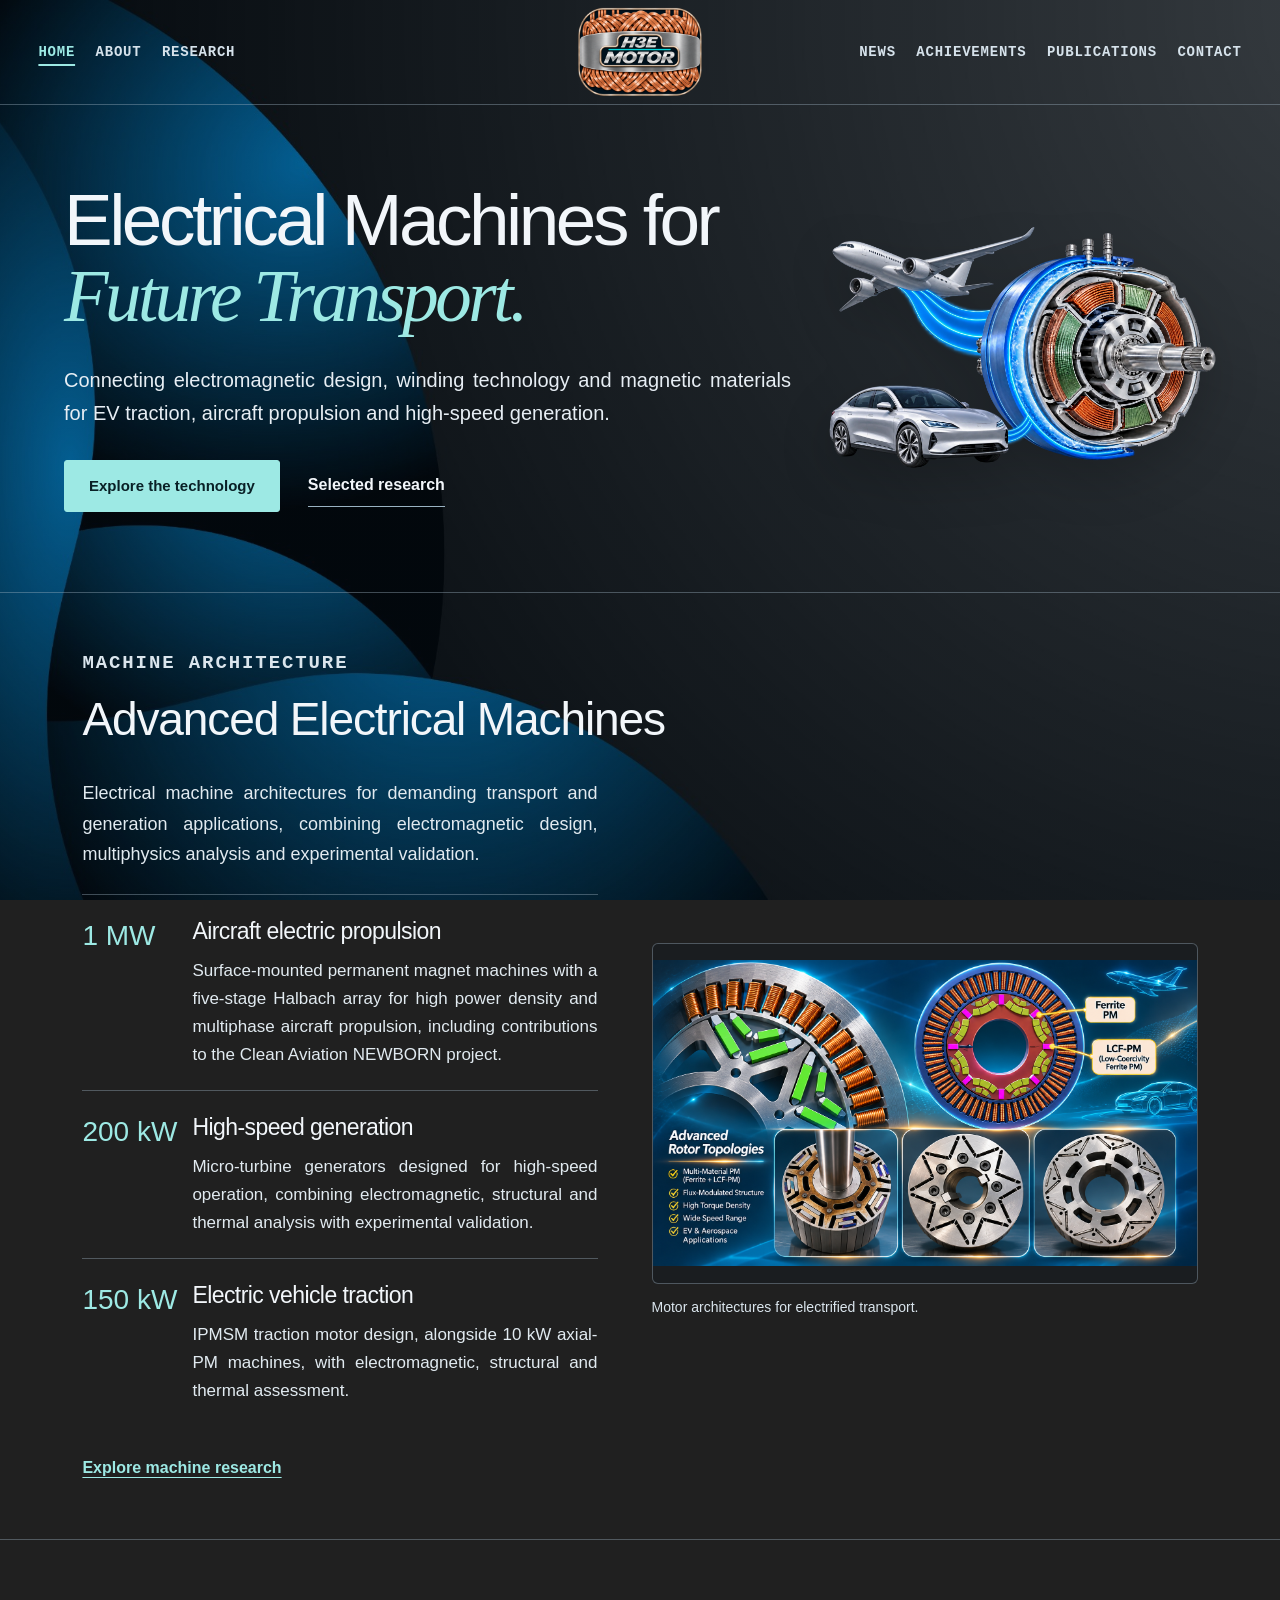
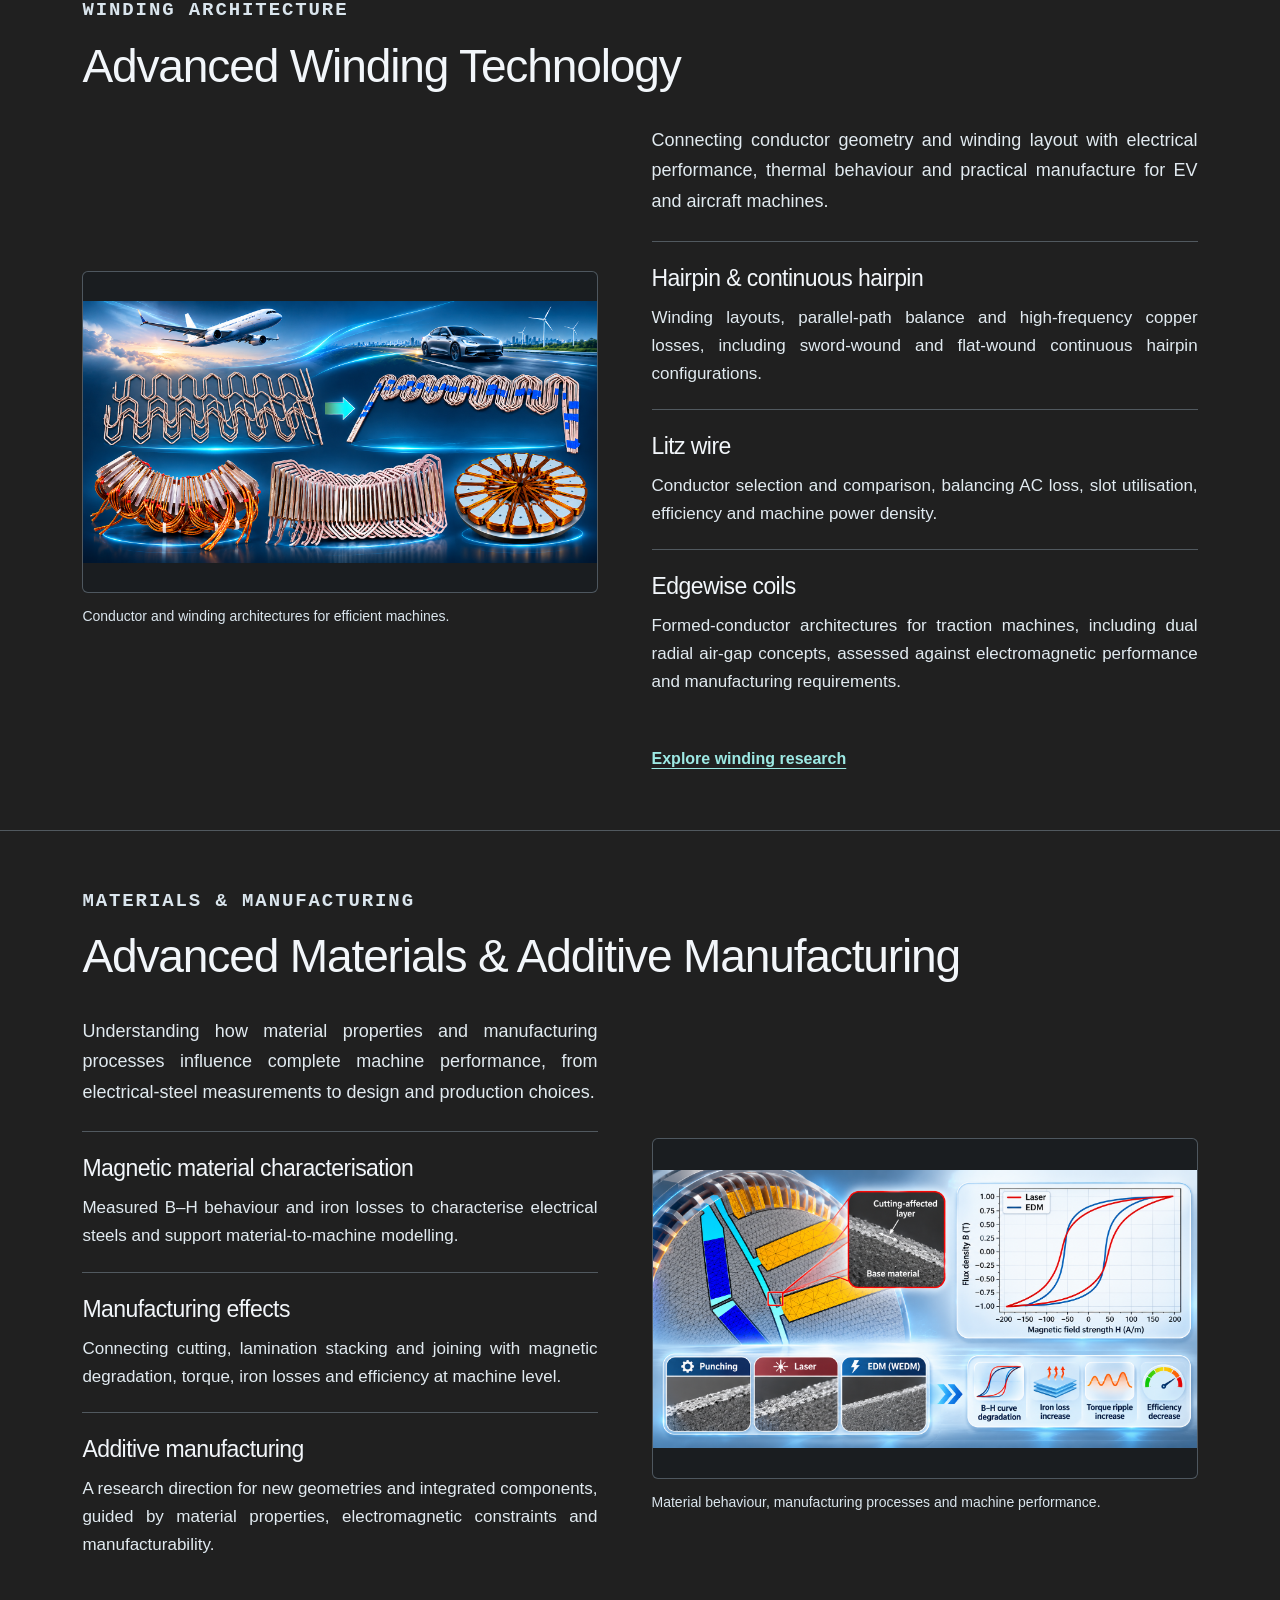
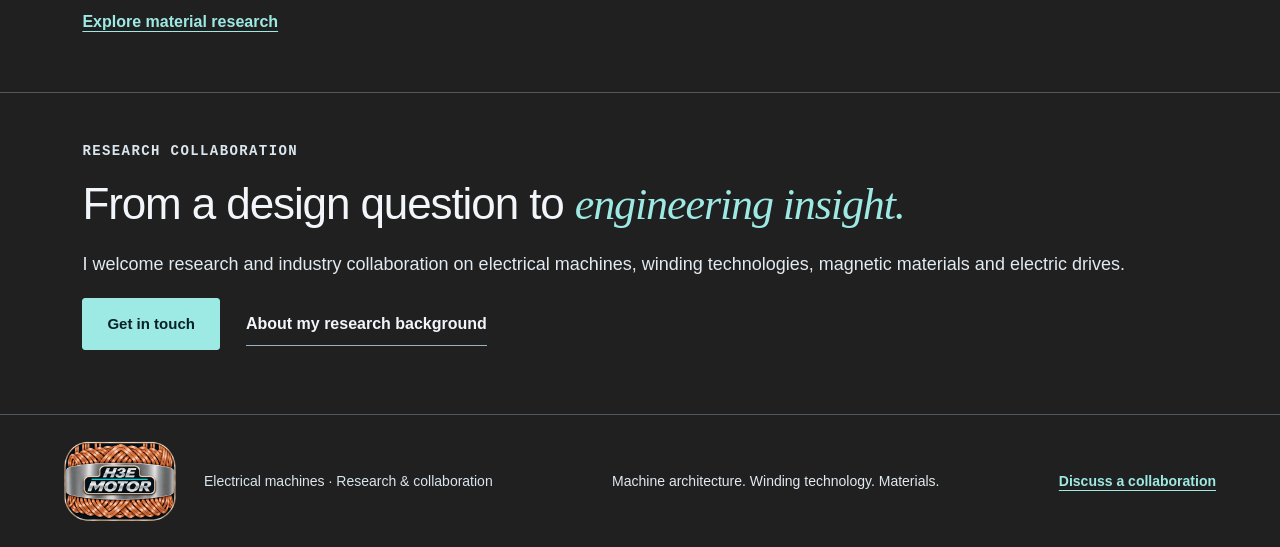
<file: index.html>
<!DOCTYPE html>
<html lang="en"><head><meta charset="utf-8"><meta content="width=device-width,initial-scale=1" name="viewport"><title>Home | H3E Motor</title><meta name="description" content="Electrical machine design, advanced winding technology and magnetic materials for electrified transport. Research by Dr Anh Thanh Huynh."><link href="refined.css?v=20261128-cv" rel="stylesheet"><link href="home.css?v=20261128-projects" rel="stylesheet"><script defer="" src="navigation.js"></script><meta name="theme-color" content="#07131f"></head><body class="technology-home"><a class="skip" href="#main">Skip to content</a><header class="site-header"><nav aria-label="Main navigation" class="site-nav"><div class="nav-group nav-left"><a aria-current="page" href="index.html">Home</a><a href="about.html">About</a><a href="research.html">Research</a></div><a aria-label="H3E Motor home" class="brand" href="index.html"><img class="site-logo" src="h3e-horizontal-logo.webp" alt="" width="1467" height="1072"></a><button aria-controls="mobile-navigation" aria-expanded="false" class="menu-toggle" type="button">Menu<span aria-hidden="true">☰</span></button><div class="nav-group nav-right"><a href="news.html">News</a><a href="achievements.html">Achievements</a><a href="publications.html">Publications</a><a href="contact.html">Contact</a></div><div class="mobile-navigation" hidden="" id="mobile-navigation"><a aria-current="page" href="index.html">Home</a><a href="about.html">About</a><a href="research.html">Research</a><a href="news.html">News</a><a href="achievements.html">Achievements</a><a href="publications.html">Publications</a><a href="contact.html">Contact</a></div></nav></header><main class="home-main" id="main">
<section aria-labelledby="home-title" class="technology-hero"><div aria-hidden="true" class="hero-grid"></div><div class="hero-container"><div class="hero-text"><h1 id="home-title"><span class="headline-first">Electrical Machines for</span><em>Future Transport.</em></h1><p class="hero-intro">Connecting electromagnetic design, winding technology and magnetic materials for EV traction, aircraft propulsion and high-speed generation.</p><div class="hero-actions"><a class="action-primary" href="#machines">Explore the technology</a><a class="action-text" href="publications.html">Selected research</a></div></div><figure class="hero-art"><img src="hero-aircraft-ev-motor.webp" alt="Electrical machine cutaway with an aircraft above left and an electric vehicle below left" width="1536" height="1024"></figure></div></section>

<section aria-labelledby="machines-title" class="technology-section" id="machines">
<div class="pillar-layout"><div class="pillar-heading"><p class="overline">Machine architecture</p><h2 class="single-line-title" id="machines-title">Advanced Electrical Machines</h2></div><div class="pillar-copy"><p>Electrical machine architectures for demanding transport and generation applications, combining electromagnetic design, multiphysics analysis and experimental validation.</p>
<ul class="home-projects" aria-label="Selected machine design projects">
<li class="home-project"><strong class="project-rating">1 MW</strong><div><h3>Aircraft electric propulsion</h3><p>Surface-mounted permanent magnet machines with a five-stage Halbach array for high power density and multiphase aircraft propulsion, including contributions to the Clean Aviation NEWBORN project.</p></div></li>
<li class="home-project"><strong class="project-rating">200 kW</strong><div><h3>High-speed generation</h3><p>Micro-turbine generators designed for high-speed operation, combining electromagnetic, structural and thermal analysis with experimental validation.</p></div></li>
<li class="home-project"><strong class="project-rating">150 kW</strong><div><h3>Electric vehicle traction</h3><p>IPMSM traction motor design, alongside 10 kW axial-PM machines, with electromagnetic, structural and thermal assessment.</p></div></li>
</ul><a class="underlined-link" href="research.html#ev-research">Explore machine research</a></div>
<figure class="research-figure"><a aria-label="Open the full machines illustration" href="machine-architecture.png" target="_blank" rel="noopener"><img src="machine-architecture.png" width="1672" height="941" loading="lazy" alt="Advanced permanent magnet motor architectures and rotor topologies for electric vehicles and aircraft"></a><figcaption>Motor architectures for electrified transport.</figcaption></figure></div></section>
<section aria-labelledby="windings-title" class="technology-section winding-section" id="windings">
<div class="pillar-layout"><div class="pillar-heading"><p class="overline">Winding architecture</p><h2 class="single-line-title" id="windings-title">Advanced Winding Technology</h2></div><div class="pillar-copy"><p>Connecting conductor geometry and winding layout with electrical performance, thermal behaviour and practical manufacture for EV and aircraft machines.</p>
<div class="home-topic-list">
<article><h3>Hairpin &amp; continuous hairpin</h3><p>Winding layouts, parallel-path balance and high-frequency copper losses, including sword-wound and flat-wound continuous hairpin configurations.</p></article>
<article><h3>Litz wire</h3><p>Conductor selection and comparison, balancing AC loss, slot utilisation, efficiency and machine power density.</p></article>
<article><h3>Edgewise coils</h3><p>Formed-conductor architectures for traction machines, including dual radial air-gap concepts, assessed against electromagnetic performance and manufacturing requirements.</p></article>
</div><a class="underlined-link" href="research.html#winding-research">Explore winding research</a></div>
<figure class="research-figure"><a aria-label="Open the full windings illustration" href="winding-architecture.png" target="_blank" rel="noopener"><img src="winding-architecture.png" width="1754" height="897" loading="lazy" alt="Hairpin, continuous hairpin and formed winding architectures for electrified transport"></a><figcaption>Conductor and winding architectures for efficient machines.</figcaption></figure></div></section>
<section aria-labelledby="materials-title" class="technology-section" id="materials">
<div class="pillar-layout"><div class="pillar-heading"><p class="overline">Materials &amp; manufacturing</p><h2 class="single-line-title" id="materials-title">Advanced Materials &amp; Additive Manufacturing</h2></div><div class="pillar-copy"><p>Understanding how material properties and manufacturing processes influence complete machine performance, from electrical-steel measurements to design and production choices.</p>
<div class="home-topic-list">
<article><h3>Magnetic material characterisation</h3><p>Measured B–H behaviour and iron losses to characterise electrical steels and support material-to-machine modelling.</p></article>
<article><h3>Manufacturing effects</h3><p>Connecting cutting, lamination stacking and joining with magnetic degradation, torque, iron losses and efficiency at machine level.</p></article>
<article><h3>Additive manufacturing</h3><p>A research direction for new geometries and integrated components, guided by material properties, electromagnetic constraints and manufacturability.</p></article>
</div><a class="underlined-link" href="research.html#material-research">Explore material research</a></div>
<figure class="research-figure"><a aria-label="Open the full materials illustration" href="materials-manufacturing.png" target="_blank" rel="noopener"><img src="materials-manufacturing.png" width="1752" height="897" loading="lazy" alt="Overview of electrical-steel cutting processes and their effects on magnetic and machine performance"></a><figcaption>Material behaviour, manufacturing processes and machine performance.</figcaption></figure></div></section>
<section class="collaboration-panel"><p class="overline">Research collaboration</p><h2>From a design question to <em>engineering insight.</em></h2><p>I welcome research and industry collaboration on electrical machines, winding technologies, magnetic materials and electric drives.</p><a class="action-primary" href="contact.html">Get in touch</a><a class="action-text" href="about.html">About my research background</a></section>
</main><footer class="site-footer"><a class="footer-logo" href="index.html" aria-label="H3E Motor home"><img class="site-logo" src="h3e-horizontal-logo.webp" alt="" width="1467" height="1072"></a><div class="footer-content"><span>Electrical machines · Research &amp; collaboration</span><p>Machine architecture. Winding technology. Materials.</p><a href="contact.html">Discuss a collaboration</a></div></footer></body></html>
</file>
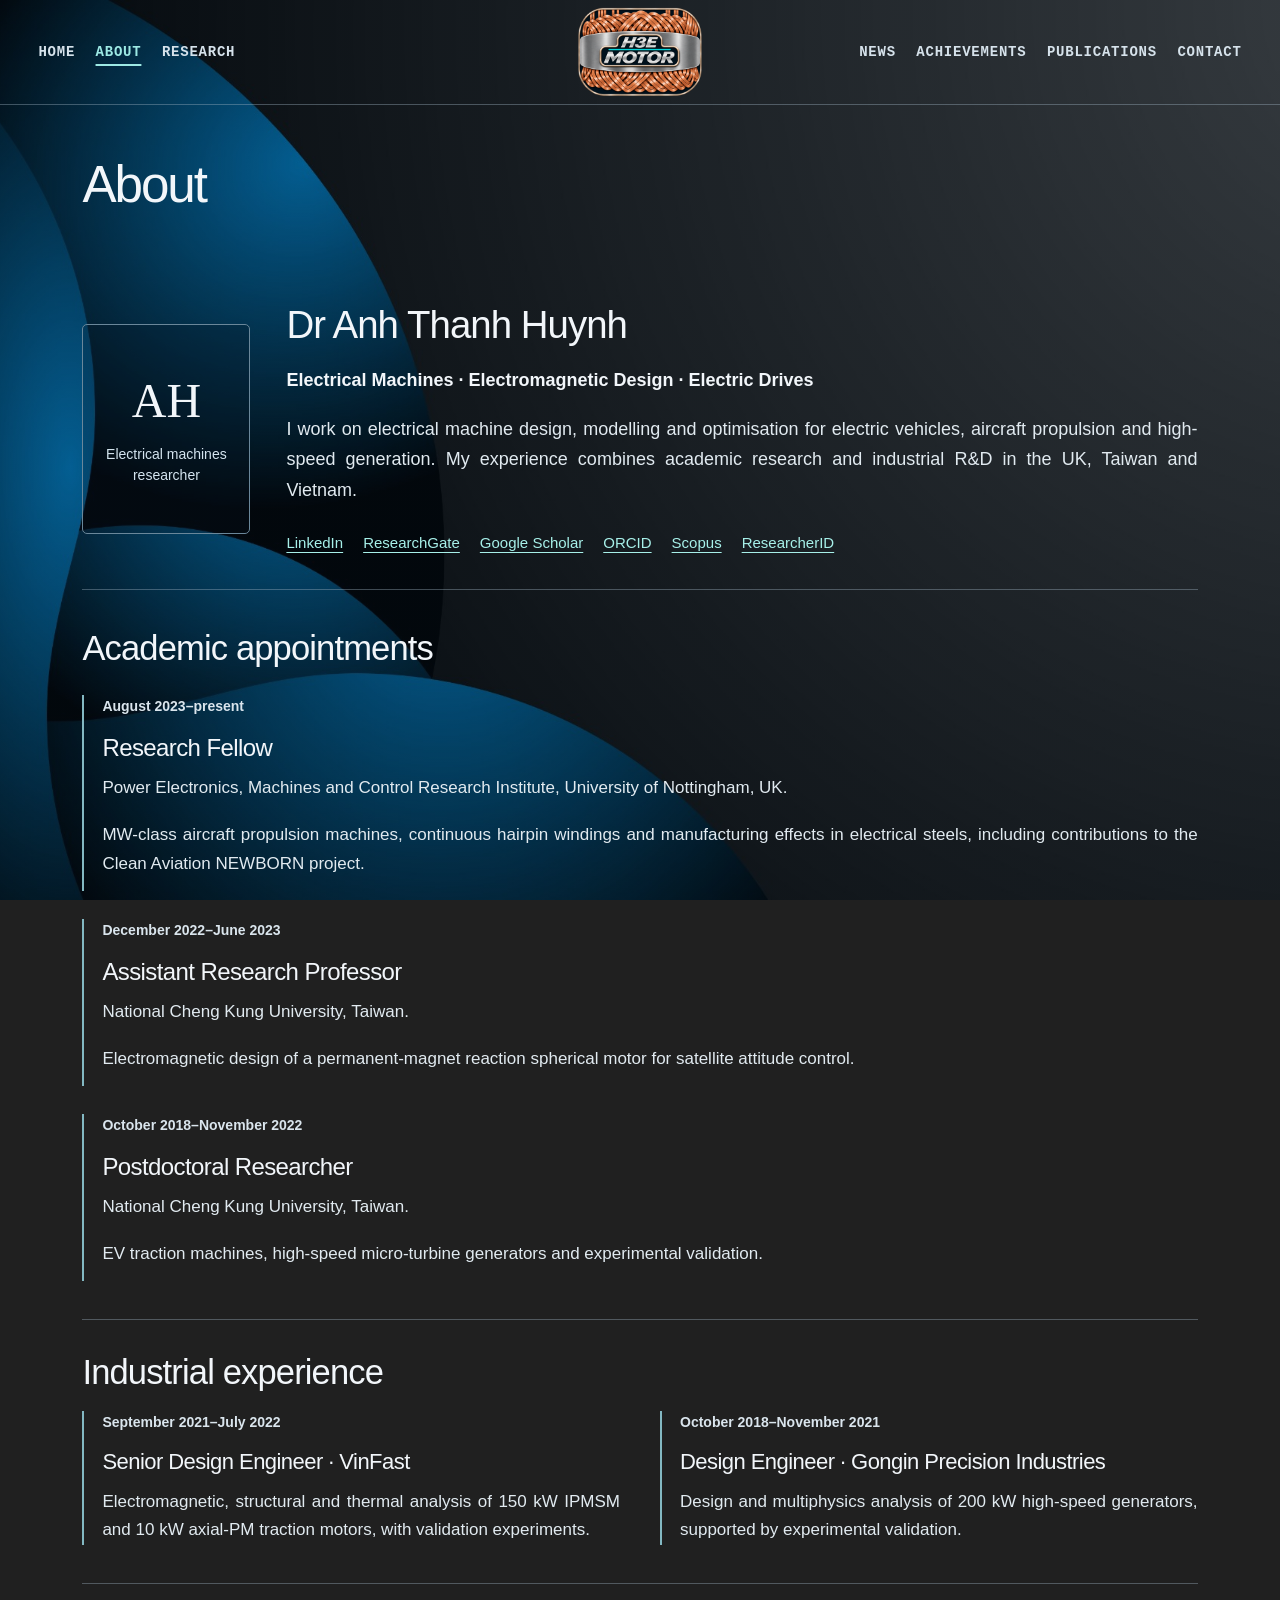
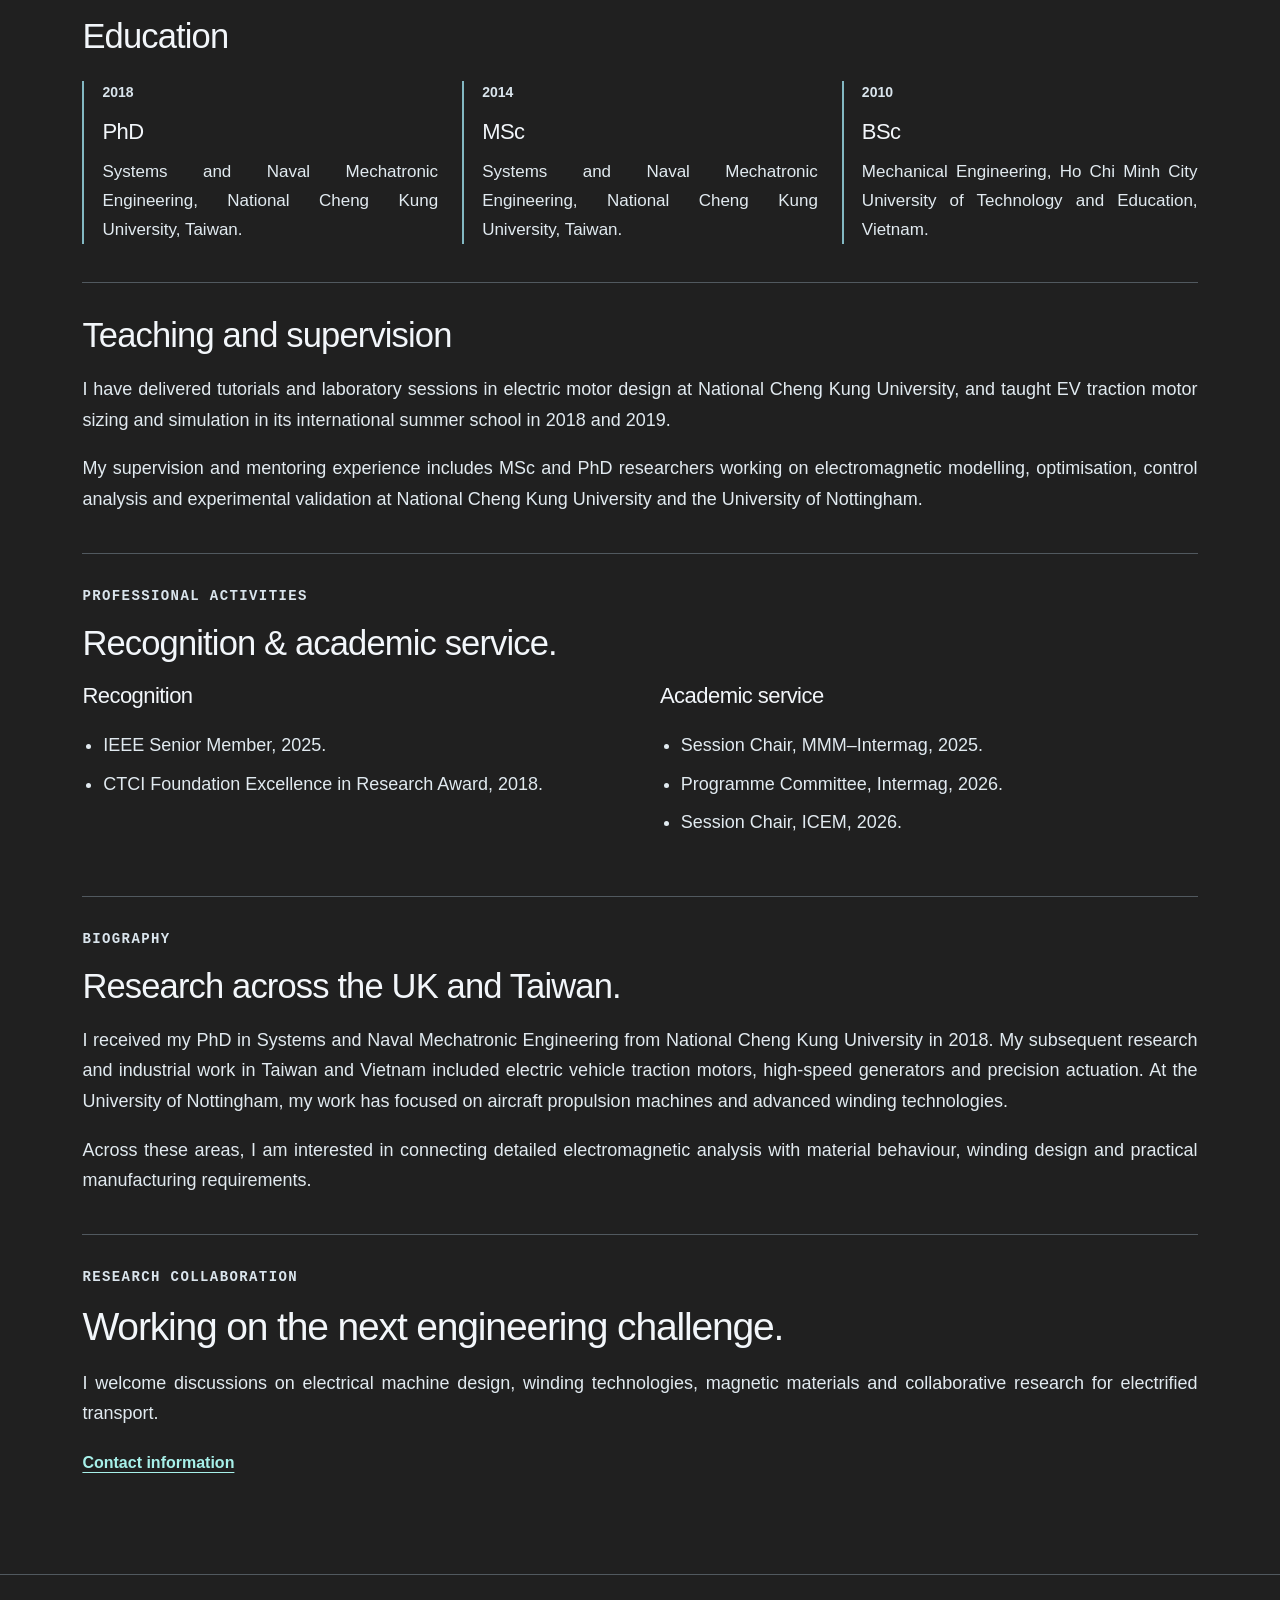
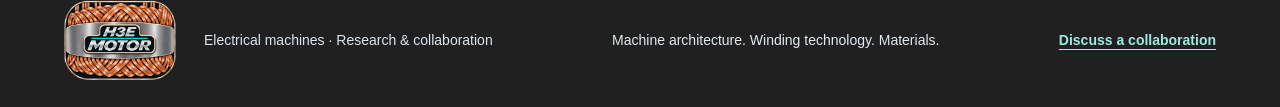
<file: about.html>
<!DOCTYPE html>
<html lang="en"><head><meta charset="utf-8"/><meta content="width=device-width,initial-scale=1" name="viewport"/><title>About | H3E Motor</title><meta name="description" content="Background, experience, education and academic service of Dr Anh Thanh Huynh, an electrical machines researcher."><link href="refined.css?v=20261128-cv" rel="stylesheet"/><script defer="" src="navigation.js"></script><meta name="theme-color" content="#07131f"></head><body><a class="skip" href="#main">Skip to content</a><header class="site-header"><nav aria-label="Main navigation" class="site-nav"><div class="nav-group nav-left"><a href="index.html">Home</a><a aria-current="page" href="about.html">About</a><a href="research.html">Research</a></div><a aria-label="H3E Motor home" class="brand" href="index.html"><img class="site-logo" src="h3e-horizontal-logo.webp" alt="" width="1467" height="1072"></a><button aria-controls="mobile-navigation" aria-expanded="false" class="menu-toggle" type="button">Menu<span aria-hidden="true">☰</span></button><div class="nav-group nav-right"><a href="news.html">News</a><a href="achievements.html">Achievements</a><a href="publications.html">Publications</a><a href="contact.html">Contact</a></div><div class="mobile-navigation" hidden="" id="mobile-navigation"><a href="index.html">Home</a><a aria-current="page" href="about.html">About</a><a href="research.html">Research</a><a href="news.html">News</a><a href="achievements.html">Achievements</a><a href="publications.html">Publications</a><a href="contact.html">Contact</a></div></nav></header><div class="section-banner"><div class="wrap"><h1>About</h1></div></div><main class="section-content about-content" id="main"><section class="profile-overview"><div aria-label="Anh Thanh Huynh monogram" class="portrait identity-tile" role="img"><span>AH</span><small>Electrical machines researcher</small></div><div><h2 class="profile-name">Dr Anh Thanh Huynh</h2><p class="research-line">Electrical Machines · Electromagnetic Design · Electric Drives</p><p>I work on electrical machine design, modelling and optimisation for electric vehicles, aircraft propulsion and high-speed generation. My experience combines academic research and industrial R&amp;D in the UK, Taiwan and Vietnam.</p><div class="profile-links" aria-label="Academic and professional profiles"><a href="https://www.linkedin.com/in/anh-thanh-huynh-3a558b154/">LinkedIn</a><a href="https://www.researchgate.net/profile/Anh-Huynh-29">ResearchGate</a><a href="https://scholar.google.com/citations?view_op=list_works&amp;hl=en&amp;user=odhcabkAAAAJ">Google Scholar</a><a href="https://orcid.org/0000-0002-7691-711X">ORCID</a><a href="https://www.scopus.com/inward/authorDetails.url?authorID=57193575150&amp;partnerID=MN8TOARS">Scopus</a><a href="https://www.researcherid.com/rid/M-3195-2017">ResearcherID</a></div></div></section><section class="about-experience"><h2>Academic appointments</h2><div class="career-list"><article class="event"><time>August 2023–present</time><h3>Research Fellow</h3><p>Power Electronics, Machines and Control Research Institute, University of Nottingham, UK.</p><p>MW-class aircraft propulsion machines, continuous hairpin windings and manufacturing effects in electrical steels, including contributions to the Clean Aviation NEWBORN project.</p></article><article class="event"><time>December 2022–June 2023</time><h3>Assistant Research Professor</h3><p>National Cheng Kung University, Taiwan.</p><p>Electromagnetic design of a permanent-magnet reaction spherical motor for satellite attitude control.</p></article><article class="event"><time>October 2018–November 2022</time><h3>Postdoctoral Researcher</h3><p>National Cheng Kung University, Taiwan.</p><p>EV traction machines, high-speed micro-turbine generators and experimental validation.</p></article></div></section>
<section class="about-section"><h2>Industrial experience</h2><div class="columns"><article class="event"><time>September 2021–July 2022</time><h3>Senior Design Engineer · VinFast</h3><p>Electromagnetic, structural and thermal analysis of 150 kW IPMSM and 10 kW axial-PM traction motors, with validation experiments.</p></article><article class="event"><time>October 2018–November 2021</time><h3>Design Engineer · Gongin Precision Industries</h3><p>Design and multiphysics analysis of 200 kW high-speed generators, supported by experimental validation.</p></article></div></section>
<section class="about-section"><h2>Education</h2><div class="timeline"><article class="event"><time>2018</time><h3>PhD</h3><p>Systems and Naval Mechatronic Engineering, National Cheng Kung University, Taiwan.</p></article><article class="event"><time>2014</time><h3>MSc</h3><p>Systems and Naval Mechatronic Engineering, National Cheng Kung University, Taiwan.</p></article><article class="event"><time>2010</time><h3>BSc</h3><p>Mechanical Engineering, Ho Chi Minh City University of Technology and Education, Vietnam.</p></article></div></section>
<section class="about-section"><h2>Teaching and supervision</h2><p>I have delivered tutorials and laboratory sessions in electric motor design at National Cheng Kung University, and taught EV traction motor sizing and simulation in its international summer school in 2018 and 2019.</p><p>My supervision and mentoring experience includes MSc and PhD researchers working on electromagnetic modelling, optimisation, control analysis and experimental validation at National Cheng Kung University and the University of Nottingham.</p></section><section class="about-section"><p class="eyebrow">Professional activities</p><h2>Recognition &amp; academic service.</h2><div class="columns"><div><h3>Recognition</h3><ul><li>IEEE Senior Member, 2025.</li><li>CTCI Foundation Excellence in Research Award, 2018.</li></ul></div><div><h3>Academic service</h3><ul><li>Session Chair, MMM–Intermag, 2025.</li><li>Programme Committee, Intermag, 2026.</li><li>Session Chair, ICEM, 2026.</li></ul></div></div></section><section class="about-section"><p class="eyebrow">Biography</p><h2>Research across the UK and Taiwan.</h2><p>I received my PhD in Systems and Naval Mechatronic Engineering from National Cheng Kung University in 2018. My subsequent research and industrial work in Taiwan and Vietnam included electric vehicle traction motors, high-speed generators and precision actuation. At the University of Nottingham, my work has focused on aircraft propulsion machines and advanced winding technologies.</p><p>Across these areas, I am interested in connecting detailed electromagnetic analysis with material behaviour, winding design and practical manufacturing requirements.</p></section><section class="about-section"><p class="eyebrow">Research collaboration</p><h2 class="single-line-title">Working on the next engineering challenge.</h2><p>I welcome discussions on electrical machine design, winding technologies, magnetic materials and collaborative research for electrified transport.</p><a class="text-link" href="contact.html">Contact information</a></section></main><footer class="site-footer"><a class="footer-logo" href="index.html" aria-label="H3E Motor home"><img class="site-logo" src="h3e-horizontal-logo.webp" alt="" width="1467" height="1072"></a><div class="footer-content"><span>Electrical machines · Research &amp; collaboration</span><p>Machine architecture. Winding technology. Materials.</p><a href="contact.html">Discuss a collaboration</a></div></footer></body></html>
</file>
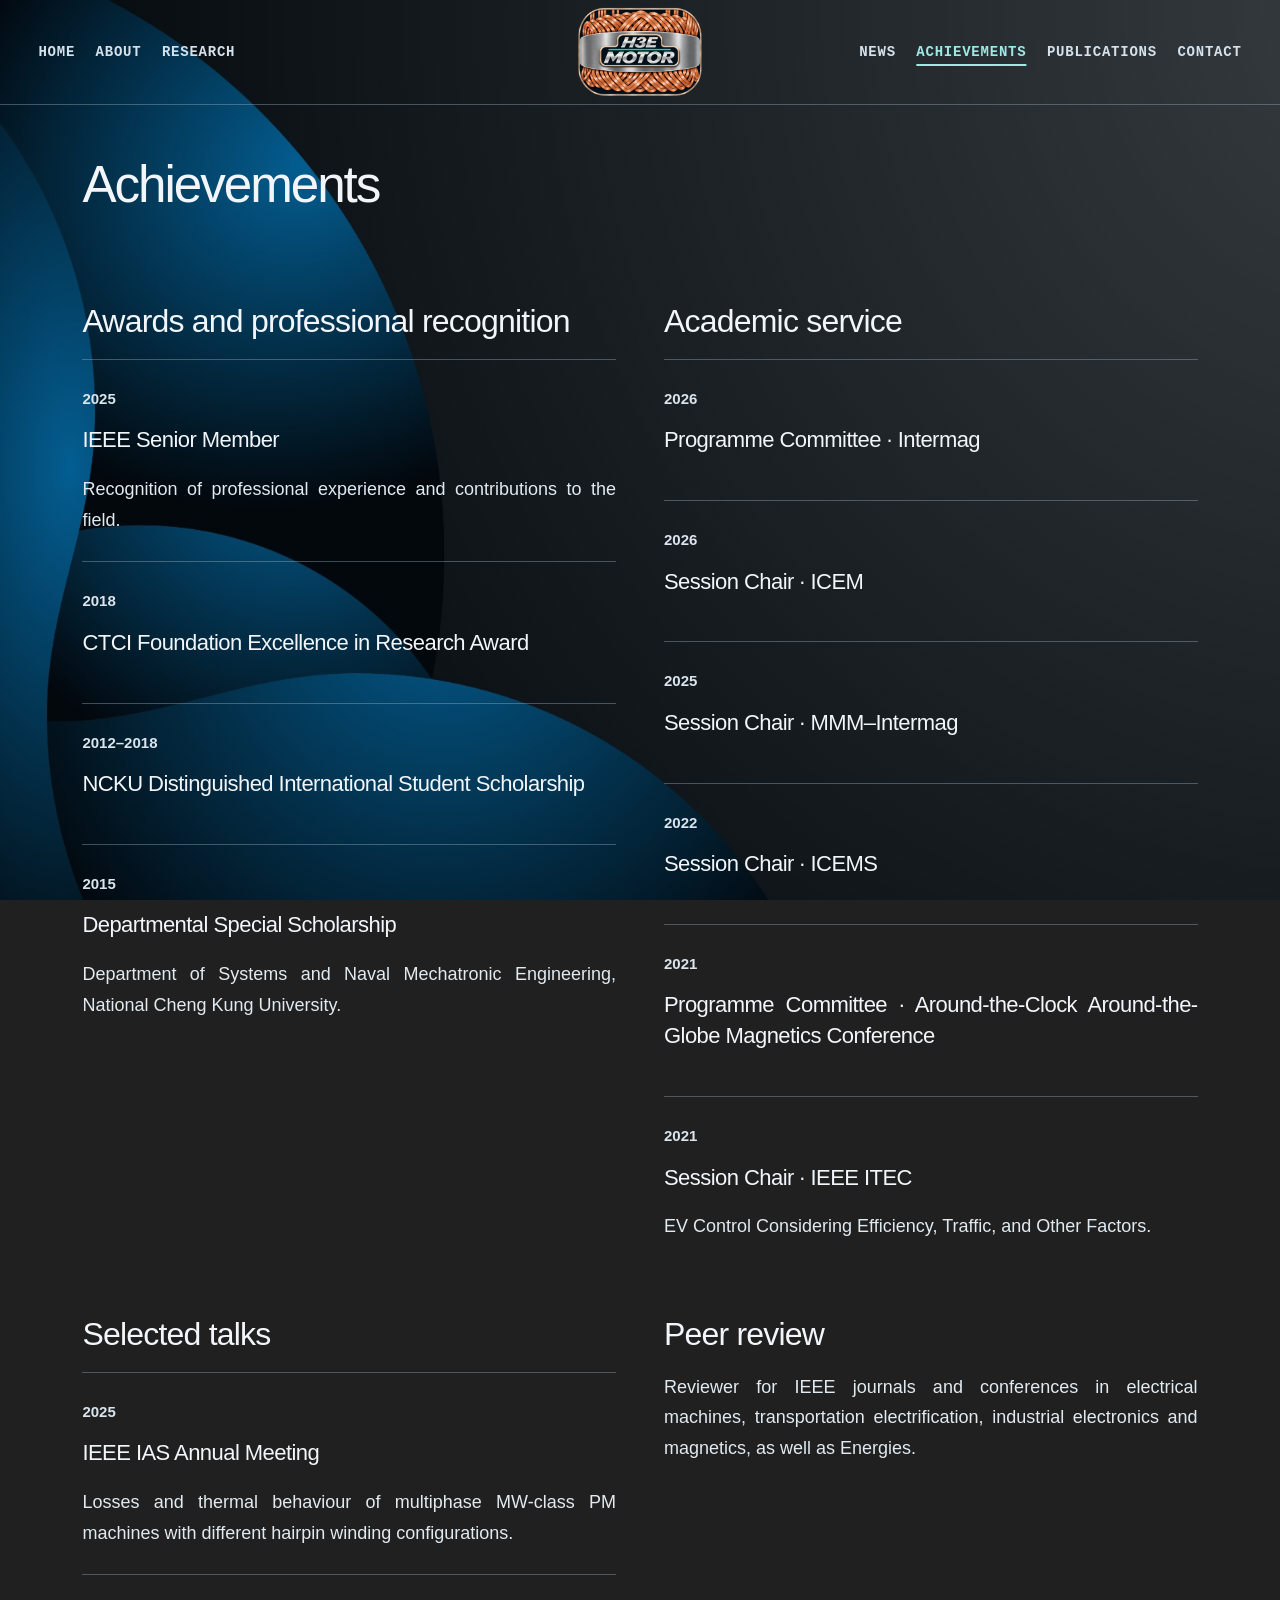
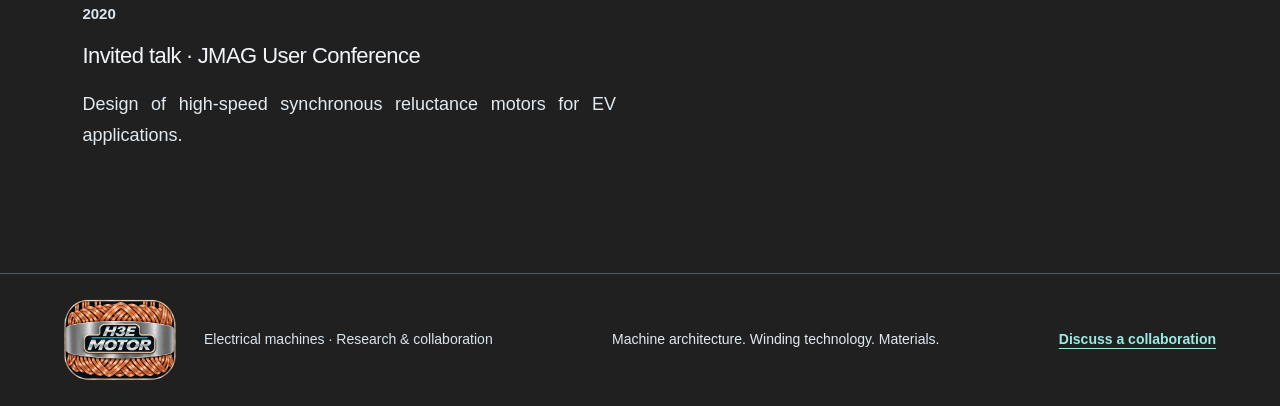
<file: achievements.html>
<!DOCTYPE html>
<html lang="en"><head><meta charset="utf-8"/><meta content="width=device-width,initial-scale=1" name="viewport"/><title>Achievements | H3E Motor</title><meta name="description" content="Professional recognition, awards and academic service in electrical machines and magnetics."><link href="refined.css?v=20261128-cv" rel="stylesheet"/><script defer="" src="navigation.js"></script><meta name="theme-color" content="#07131f"></head><body><a class="skip" href="#main">Skip to content</a><header class="site-header"><nav aria-label="Main navigation" class="site-nav"><div class="nav-group nav-left"><a href="index.html">Home</a><a href="about.html">About</a><a href="research.html">Research</a></div><a aria-label="H3E Motor home" class="brand" href="index.html"><img class="site-logo" src="h3e-horizontal-logo.webp" alt="" width="1467" height="1072"></a><button aria-controls="mobile-navigation" aria-expanded="false" class="menu-toggle" type="button">Menu<span aria-hidden="true">☰</span></button><div class="nav-group nav-right"><a href="news.html">News</a><a aria-current="page" href="achievements.html">Achievements</a><a href="publications.html">Publications</a><a href="contact.html">Contact</a></div><div class="mobile-navigation" hidden="" id="mobile-navigation"><a href="index.html">Home</a><a href="about.html">About</a><a href="research.html">Research</a><a href="news.html">News</a><a aria-current="page" href="achievements.html">Achievements</a><a href="publications.html">Publications</a><a href="contact.html">Contact</a></div></nav></header><div class="section-banner"><div class="wrap"><h1>Achievements</h1></div></div><main class="section-content achievements-content" id="main"><section><h2>Awards and professional recognition</h2><article class="entry"><p class="year">2025</p><h3>IEEE Senior Member</h3><p>Recognition of professional experience and contributions to the field.</p></article><article class="entry"><p class="year">2018</p><h3>CTCI Foundation Excellence in Research Award</h3></article><article class="entry"><p class="year">2012–2018</p><h3>NCKU Distinguished International Student Scholarship</h3></article><article class="entry"><p class="year">2015</p><h3>Departmental Special Scholarship</h3><p>Department of Systems and Naval Mechatronic Engineering, National Cheng Kung University.</p></article></section><section><h2>Academic service</h2><article class="entry"><p class="year">2026</p><h3>Programme Committee · Intermag</h3></article><article class="entry"><p class="year">2026</p><h3>Session Chair · ICEM</h3></article><article class="entry"><p class="year">2025</p><h3>Session Chair · MMM–Intermag</h3></article><article class="entry"><p class="year">2022</p><h3>Session Chair · ICEMS</h3></article><article class="entry"><p class="year">2021</p><h3>Programme Committee · Around-the-Clock Around-the-Globe Magnetics Conference</h3></article><article class="entry"><p class="year">2021</p><h3>Session Chair · IEEE ITEC</h3><p>EV Control Considering Efficiency, Traffic, and Other Factors.</p></article></section><section><h2>Selected talks</h2><article class="entry"><p class="year">2025</p><h3>IEEE IAS Annual Meeting</h3><p>Losses and thermal behaviour of multiphase MW-class PM machines with different hairpin winding configurations.</p></article><article class="entry"><p class="year">2020</p><h3>Invited talk · JMAG User Conference</h3><p>Design of high-speed synchronous reluctance motors for EV applications.</p></article></section><section><h2>Peer review</h2><p>Reviewer for IEEE journals and conferences in electrical machines, transportation electrification, industrial electronics and magnetics, as well as Energies.</p></section></main><footer class="site-footer"><a class="footer-logo" href="index.html" aria-label="H3E Motor home"><img class="site-logo" src="h3e-horizontal-logo.webp" alt="" width="1467" height="1072"></a><div class="footer-content"><span>Electrical machines · Research &amp; collaboration</span><p>Machine architecture. Winding technology. Materials.</p><a href="contact.html">Discuss a collaboration</a></div></footer></body></html>
</file>
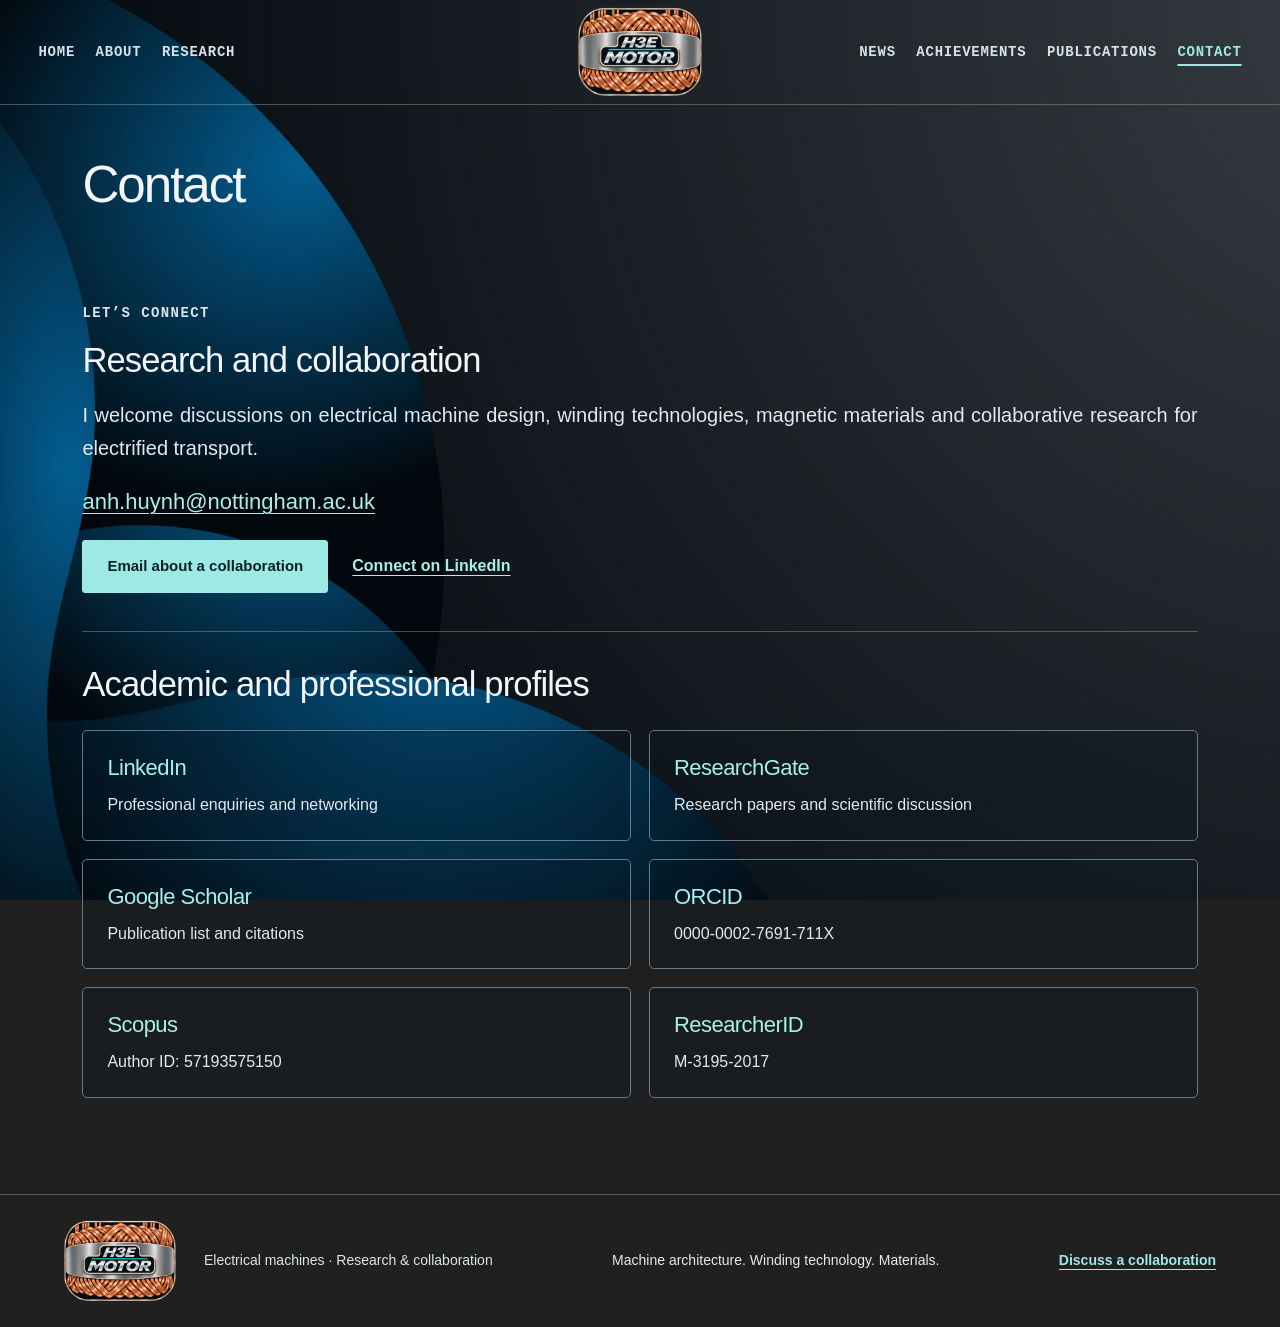
<file: contact.html>
<!DOCTYPE html>
<html lang="en"><head><meta charset="utf-8"/><meta content="width=device-width,initial-scale=1" name="viewport"/><title>Contact | H3E Motor</title><meta name="description" content="Connect with Dr Anh Thanh Huynh for electrical machine research, professional enquiries and collaboration."><link href="refined.css?v=20261128-cv" rel="stylesheet"/><script defer="" src="navigation.js"></script><meta name="theme-color" content="#07131f"></head><body><a class="skip" href="#main">Skip to content</a><header class="site-header"><nav aria-label="Main navigation" class="site-nav"><div class="nav-group nav-left"><a href="index.html">Home</a><a href="about.html">About</a><a href="research.html">Research</a></div><a aria-label="H3E Motor home" class="brand" href="index.html"><img class="site-logo" src="h3e-horizontal-logo.webp" alt="" width="1467" height="1072"></a><button aria-controls="mobile-navigation" aria-expanded="false" class="menu-toggle" type="button">Menu<span aria-hidden="true">☰</span></button><div class="nav-group nav-right"><a href="news.html">News</a><a href="achievements.html">Achievements</a><a href="publications.html">Publications</a><a aria-current="page" href="contact.html">Contact</a></div><div class="mobile-navigation" hidden="" id="mobile-navigation"><a href="index.html">Home</a><a href="about.html">About</a><a href="research.html">Research</a><a href="news.html">News</a><a href="achievements.html">Achievements</a><a href="publications.html">Publications</a><a aria-current="page" href="contact.html">Contact</a></div></nav></header><div class="section-banner"><div class="wrap"><h1>Contact</h1></div></div><main class="section-content" id="main"><section class="page-intro"><p class="eyebrow">Let’s connect</p><h2>Research and collaboration</h2><p class="lead">I welcome discussions on electrical machine design, winding technologies, magnetic materials and collaborative research for electrified transport.</p><p><a class="contact-email" href="mailto:anh.huynh@nottingham.ac.uk">anh.huynh@nottingham.ac.uk</a></p><a class="action-primary" href="mailto:anh.huynh@nottingham.ac.uk">Email about a collaboration</a><a class="text-link contact-secondary" href="https://www.linkedin.com/in/anh-thanh-huynh-3a558b154/">Connect on LinkedIn</a></section><section class="about-section"><h2>Academic and professional profiles</h2><div class="profile-grid"><a class="profile-card" href="https://www.linkedin.com/in/anh-thanh-huynh-3a558b154/"><h3>LinkedIn</h3><p>Professional enquiries and networking</p></a><a class="profile-card" href="https://www.researchgate.net/profile/Anh-Huynh-29"><h3>ResearchGate</h3><p>Research papers and scientific discussion</p></a><a class="profile-card" href="https://scholar.google.com/citations?view_op=list_works&amp;hl=en&amp;user=odhcabkAAAAJ"><h3>Google Scholar</h3><p>Publication list and citations</p></a><a class="profile-card" href="https://orcid.org/0000-0002-7691-711X"><h3>ORCID</h3><p>0000-0002-7691-711X</p></a><a class="profile-card" href="https://www.scopus.com/inward/authorDetails.url?authorID=57193575150&amp;partnerID=MN8TOARS"><h3>Scopus</h3><p>Author ID: 57193575150</p></a><a class="profile-card" href="https://www.researcherid.com/rid/M-3195-2017"><h3>ResearcherID</h3><p>M-3195-2017</p></a></div></section></main><footer class="site-footer"><a class="footer-logo" href="index.html" aria-label="H3E Motor home"><img class="site-logo" src="h3e-horizontal-logo.webp" alt="" width="1467" height="1072"></a><div class="footer-content"><span>Electrical machines · Research &amp; collaboration</span><p>Machine architecture. Winding technology. Materials.</p><a href="contact.html">Discuss a collaboration</a></div></footer></body></html>
</file>
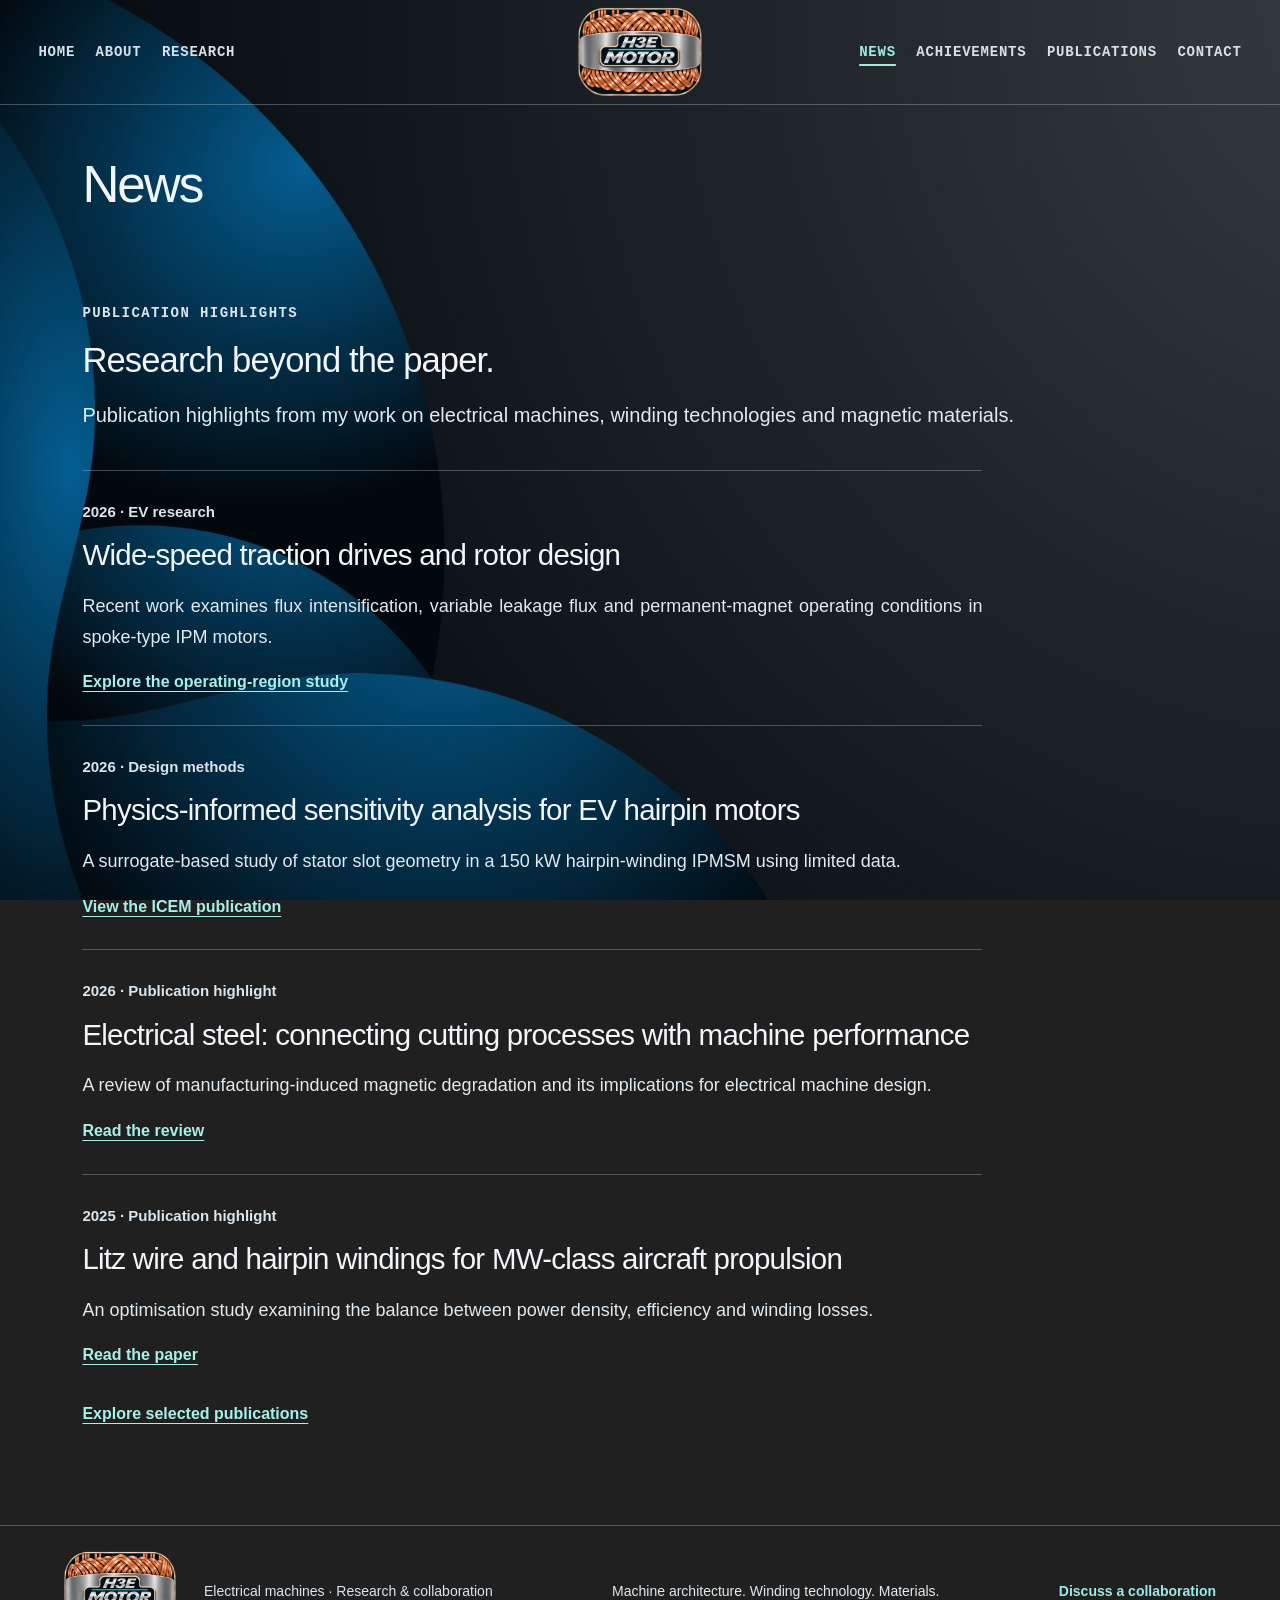
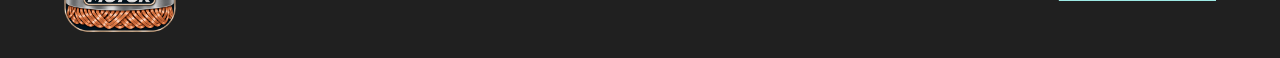
<file: news.html>
<!DOCTYPE html>
<html lang="en"><head><meta charset="utf-8"/><meta content="width=device-width,initial-scale=1" name="viewport"/><title>News | H3E Motor</title><meta name="description" content="Publication highlights and research updates in electrical machines, winding technologies and magnetic materials."><link href="refined.css?v=20261128-cv" rel="stylesheet"/><script defer="" src="navigation.js"></script><meta name="theme-color" content="#07131f"></head><body><a class="skip" href="#main">Skip to content</a><header class="site-header"><nav aria-label="Main navigation" class="site-nav"><div class="nav-group nav-left"><a href="index.html">Home</a><a href="about.html">About</a><a href="research.html">Research</a></div><a aria-label="H3E Motor home" class="brand" href="index.html"><img class="site-logo" src="h3e-horizontal-logo.webp" alt="" width="1467" height="1072"></a><button aria-controls="mobile-navigation" aria-expanded="false" class="menu-toggle" type="button">Menu<span aria-hidden="true">☰</span></button><div class="nav-group nav-right"><a aria-current="page" href="news.html">News</a><a href="achievements.html">Achievements</a><a href="publications.html">Publications</a><a href="contact.html">Contact</a></div><div class="mobile-navigation" hidden="" id="mobile-navigation"><a href="index.html">Home</a><a href="about.html">About</a><a href="research.html">Research</a><a aria-current="page" href="news.html">News</a><a href="achievements.html">Achievements</a><a href="publications.html">Publications</a><a href="contact.html">Contact</a></div></nav></header><div class="section-banner"><div class="wrap"><h1>News</h1></div></div><main class="section-content" id="main"><section class="page-intro"><p class="eyebrow">Publication highlights</p><h2>Research beyond the paper.</h2><p class="lead">Publication highlights from my work on electrical machines, winding technologies and magnetic materials.</p></section><section aria-label="Publication highlights"><article class="entry news-entry"><p class="year">2026 · EV research</p><h2>Wide-speed traction drives and rotor design</h2><p>Recent work examines flux intensification, variable leakage flux and permanent-magnet operating conditions in spoke-type IPM motors.</p><a class="text-link" href="publications.html#operating-regions">Explore the operating-region study</a></article><article class="entry news-entry"><p class="year">2026 · Design methods</p><h2>Physics-informed sensitivity analysis for EV hairpin motors</h2><p>A surrogate-based study of stator slot geometry in a 150 kW hairpin-winding IPMSM using limited data.</p><a class="text-link" href="publications.html#slot-surrogate">View the ICEM publication</a></article><article class="entry news-entry"><p class="year">2026 · Publication highlight</p><h2>Electrical steel: connecting cutting processes with machine performance</h2><p>A review of manufacturing-induced magnetic degradation and its implications for electrical machine design.</p><a class="text-link" href="https://doi.org/10.1016/j.rineng.2026.112686">Read the review</a></article><article class="entry news-entry"><p class="year">2025 · Publication highlight</p><h2>Litz wire and hairpin windings for MW-class aircraft propulsion</h2><p>An optimisation study examining the balance between power density, efficiency and winding losses.</p><a class="text-link" href="https://doi.org/10.1109/TMAG.2025.3547237">Read the paper</a></article></section><p><a class="text-link" href="publications.html">Explore selected publications</a></p></main><footer class="site-footer"><a class="footer-logo" href="index.html" aria-label="H3E Motor home"><img class="site-logo" src="h3e-horizontal-logo.webp" alt="" width="1467" height="1072"></a><div class="footer-content"><span>Electrical machines · Research &amp; collaboration</span><p>Machine architecture. Winding technology. Materials.</p><a href="contact.html">Discuss a collaboration</a></div></footer></body></html>
</file>
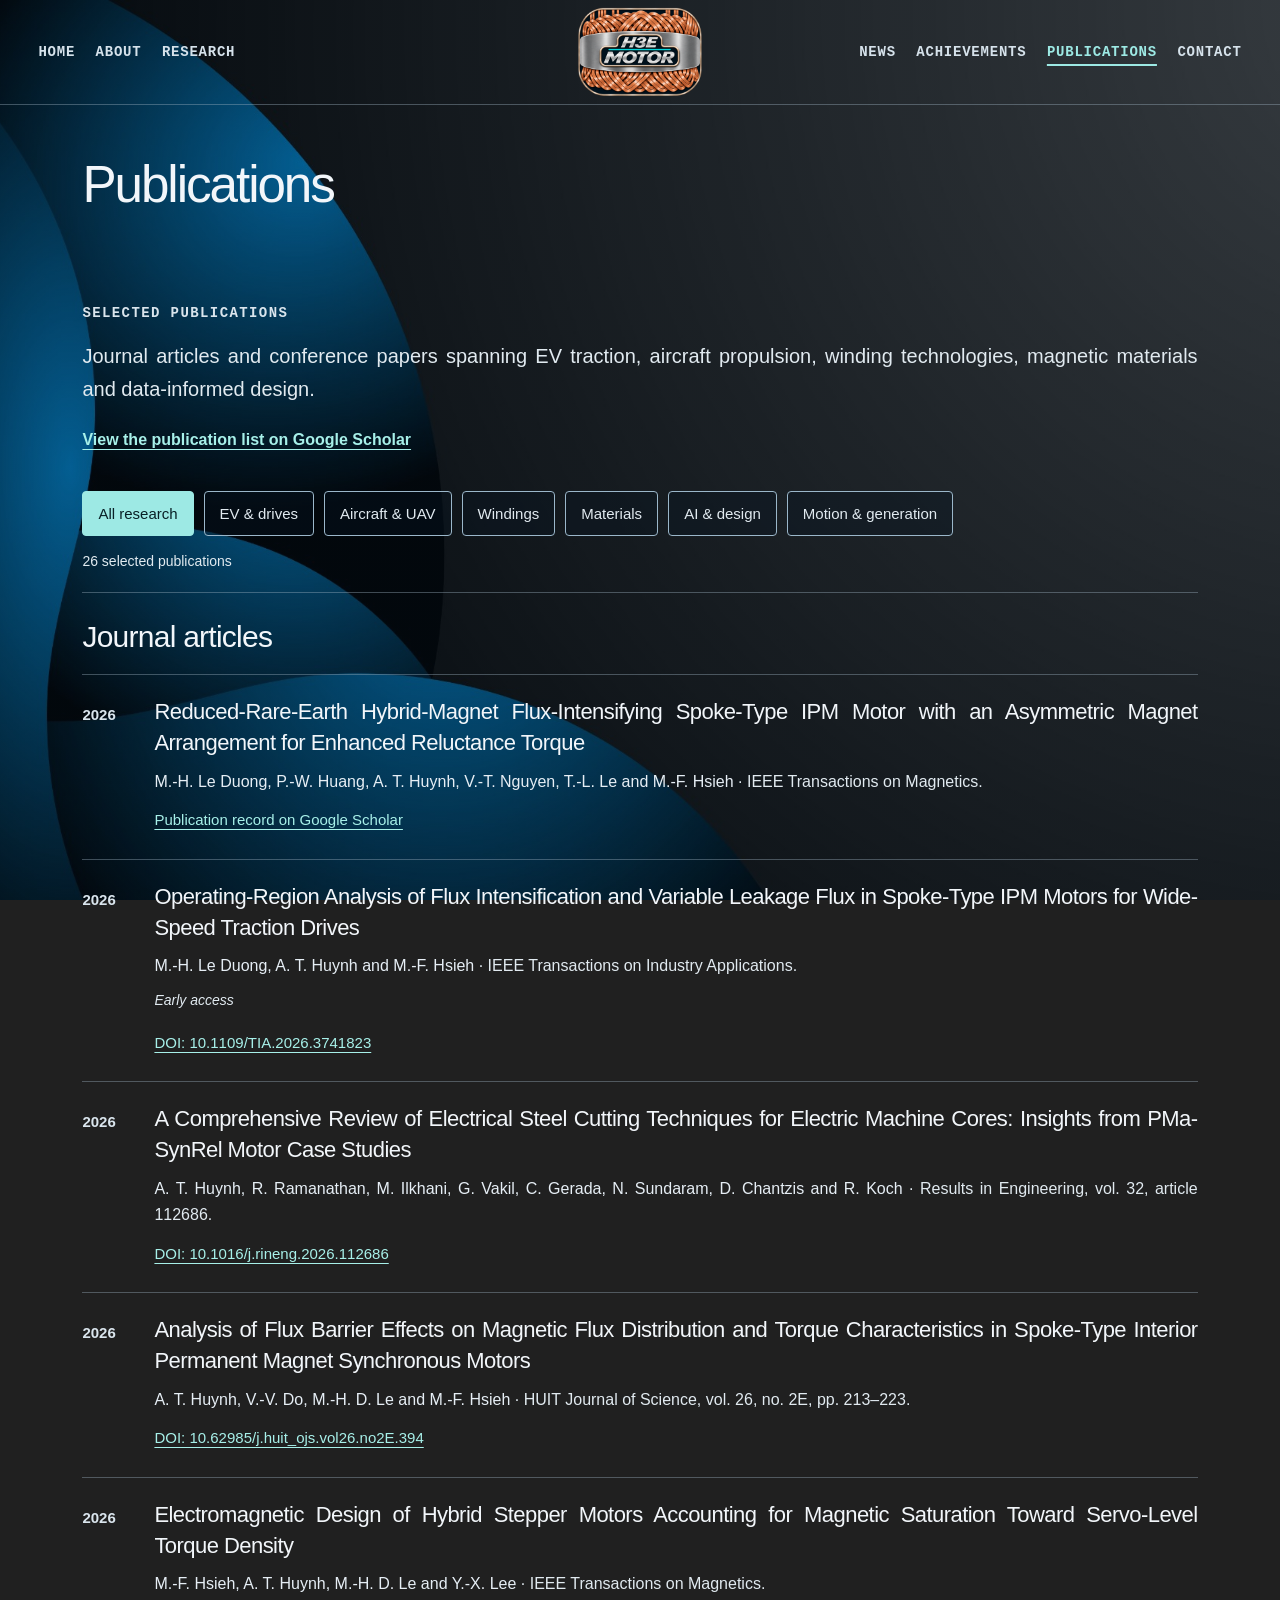
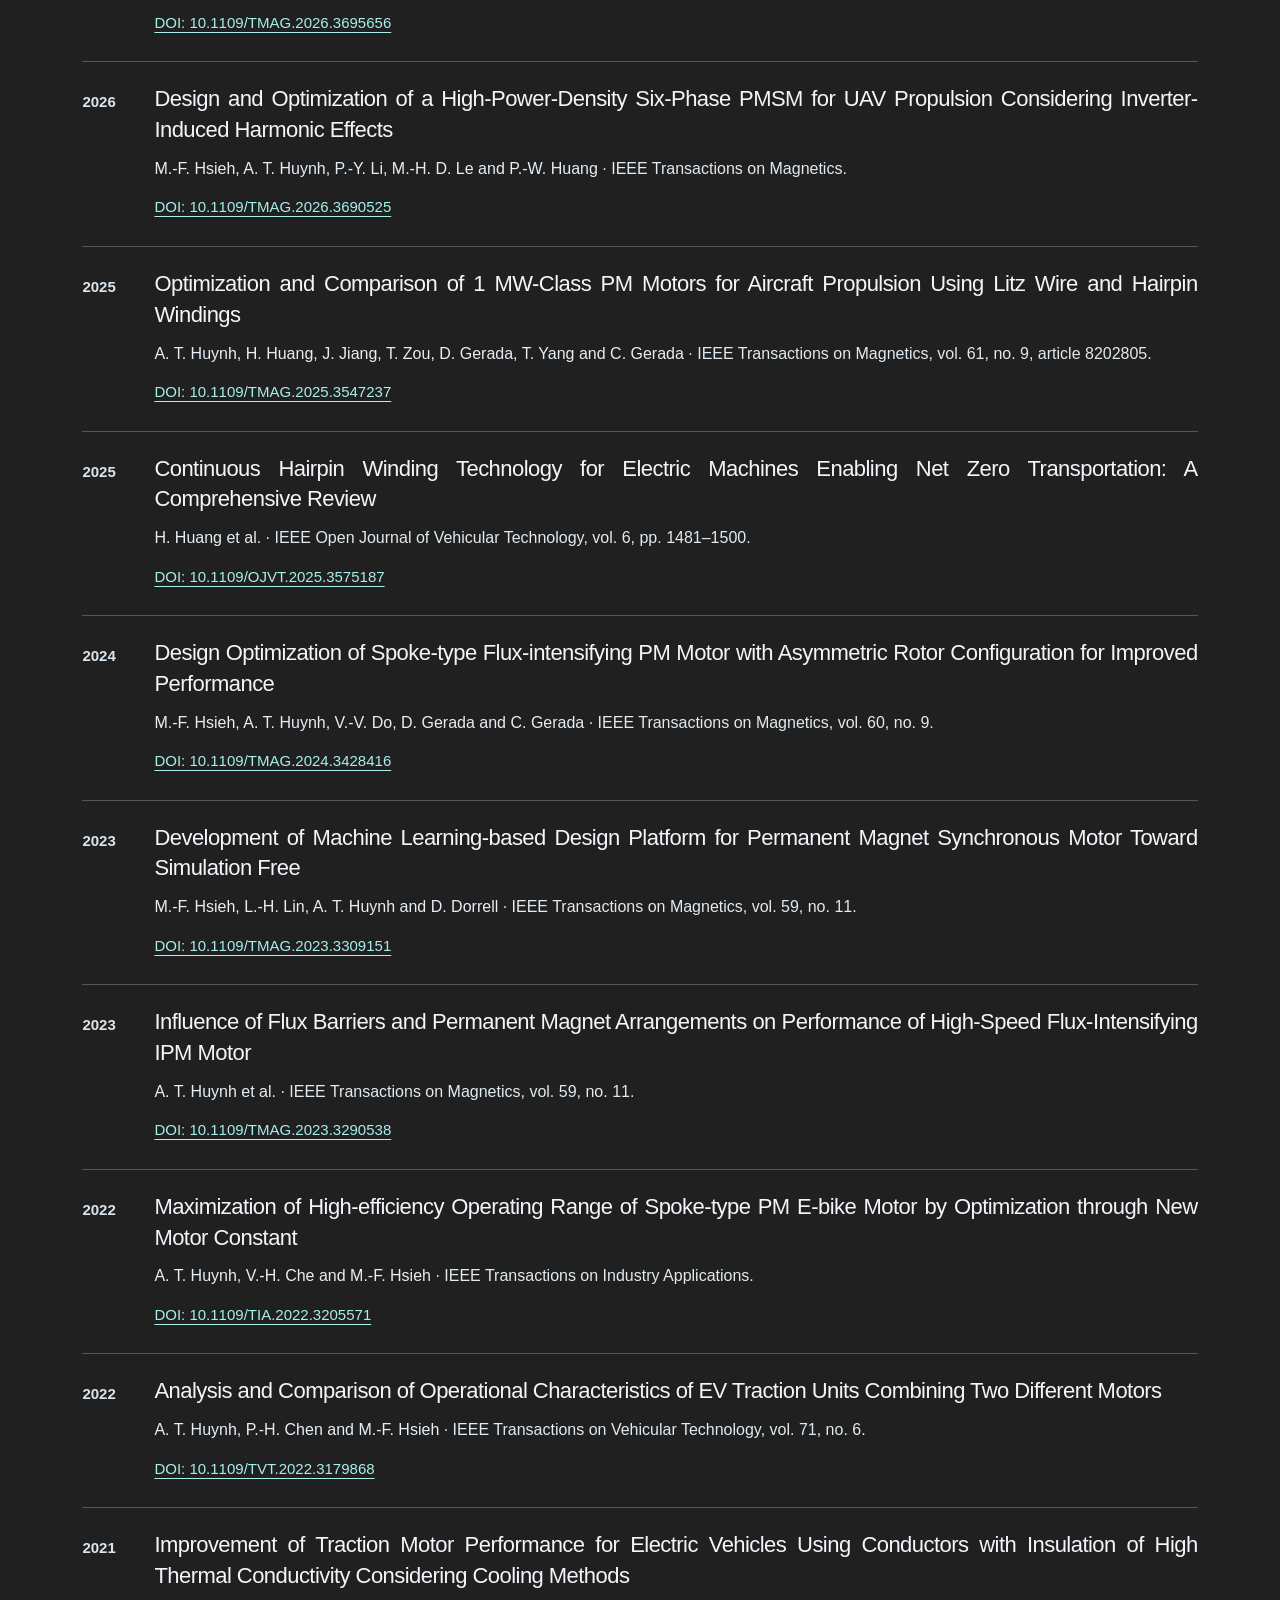
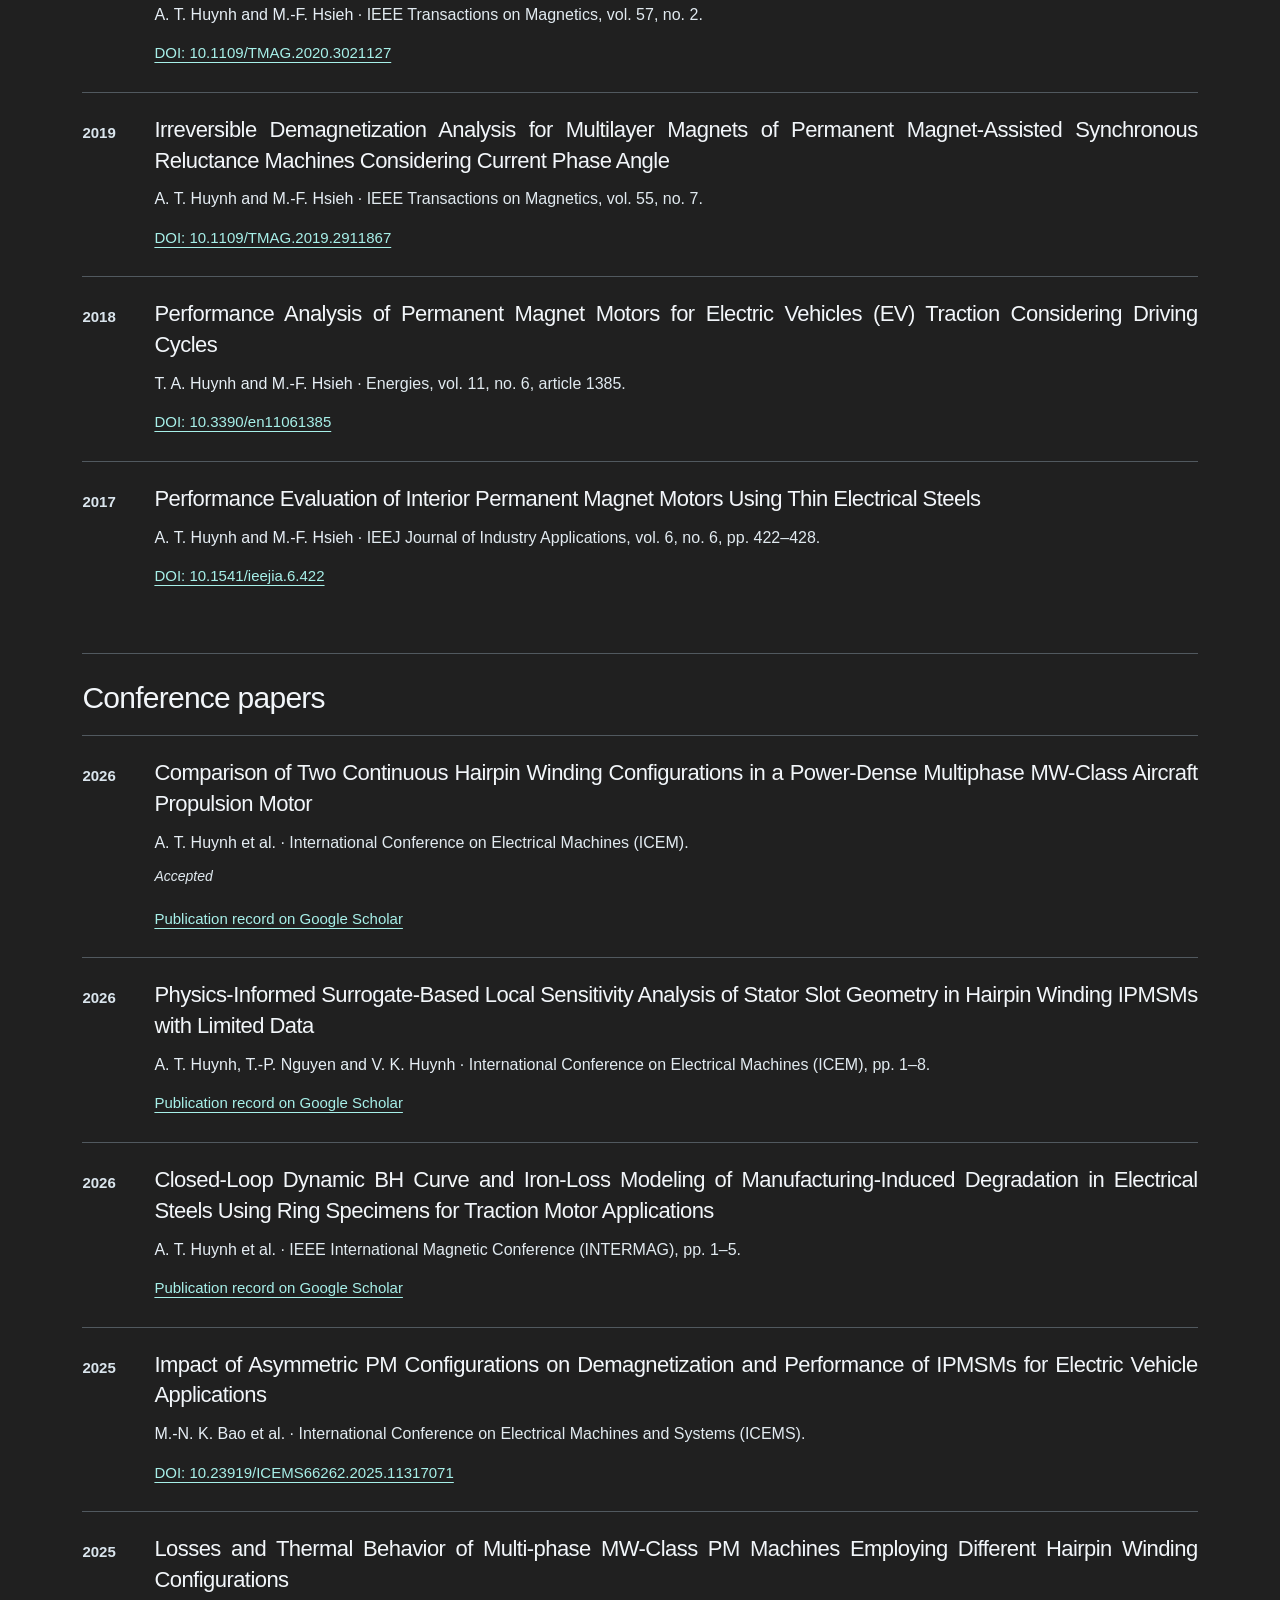
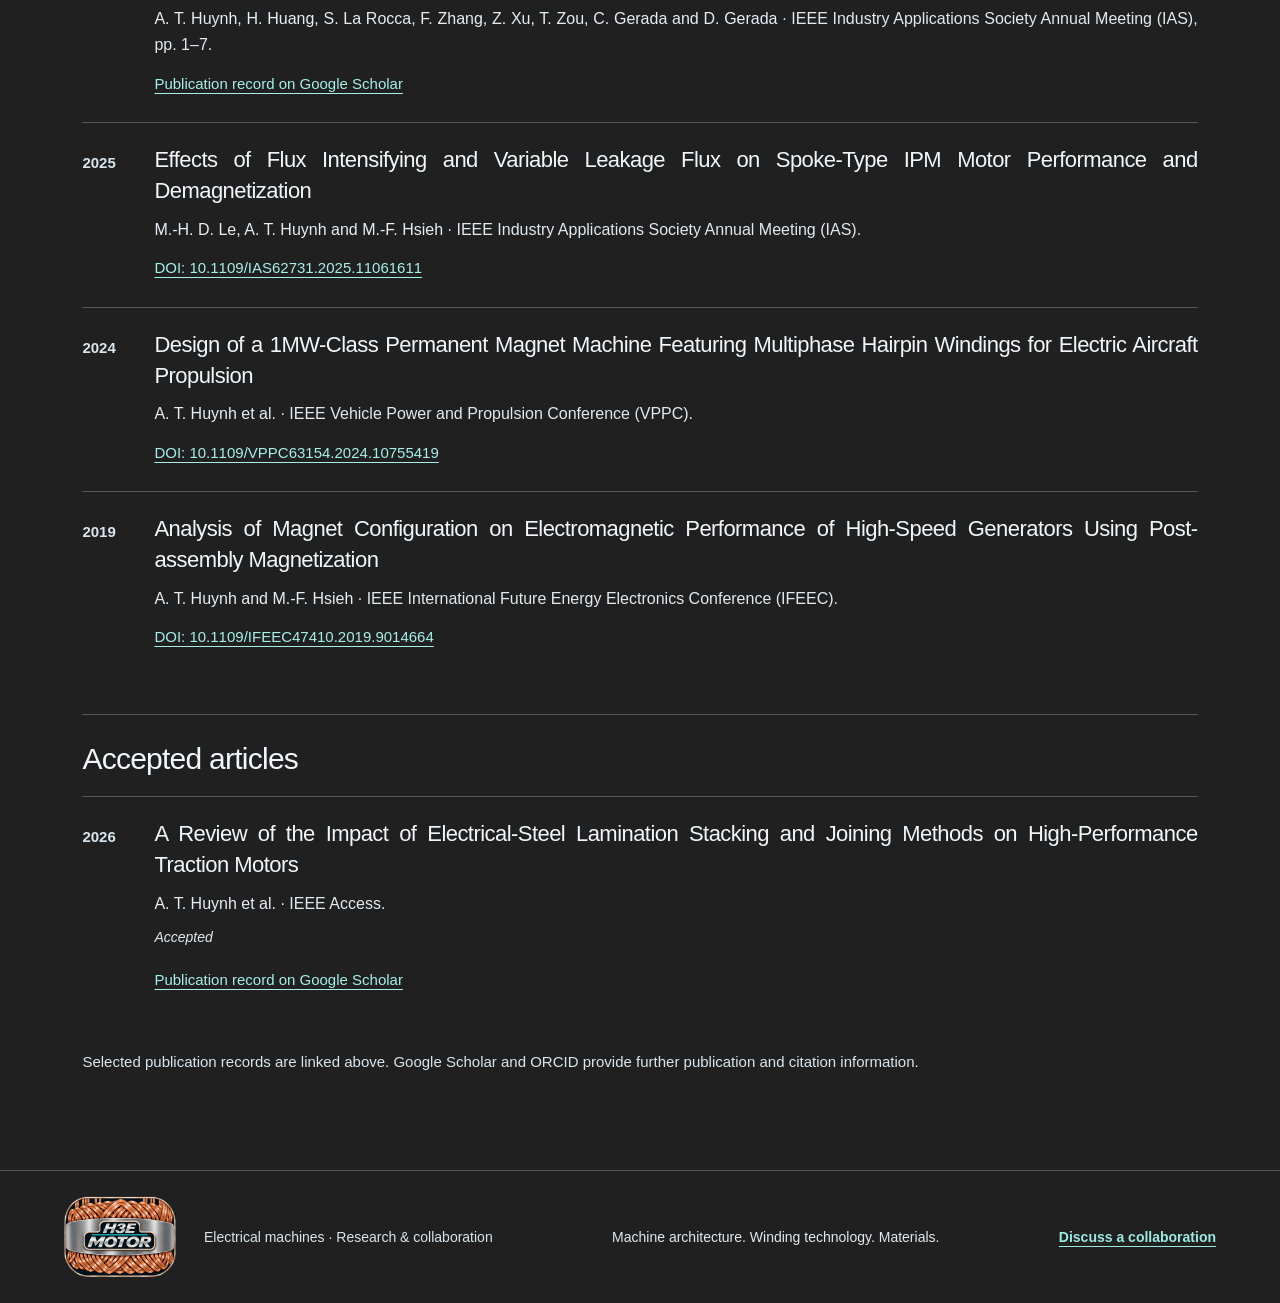
<file: publications.html>
<!DOCTYPE html>
<html lang="en"><head><meta charset="utf-8"/><meta content="width=device-width,initial-scale=1" name="viewport"/><title>Publications | H3E Motor</title><meta name="description" content="Selected journal articles and conference papers on electrical machines, hairpin windings and magnetic materials, with DOI links."><link href="refined.css?v=20261128-cv" rel="stylesheet"/><script defer="" src="navigation.js"></script><meta name="theme-color" content="#07131f"><script defer src="publications.js"></script></head><body><a class="skip" href="#main">Skip to content</a><header class="site-header"><nav aria-label="Main navigation" class="site-nav"><div class="nav-group nav-left"><a href="index.html">Home</a><a href="about.html">About</a><a href="research.html">Research</a></div><a aria-label="H3E Motor home" class="brand" href="index.html"><img class="site-logo" src="h3e-horizontal-logo.webp" alt="" width="1467" height="1072"></a><button aria-controls="mobile-navigation" aria-expanded="false" class="menu-toggle" type="button">Menu<span aria-hidden="true">☰</span></button><div class="nav-group nav-right"><a href="news.html">News</a><a href="achievements.html">Achievements</a><a aria-current="page" href="publications.html">Publications</a><a href="contact.html">Contact</a></div><div class="mobile-navigation" hidden="" id="mobile-navigation"><a href="index.html">Home</a><a href="about.html">About</a><a href="research.html">Research</a><a href="news.html">News</a><a href="achievements.html">Achievements</a><a aria-current="page" href="publications.html">Publications</a><a href="contact.html">Contact</a></div></nav></header><div class="section-banner"><div class="wrap"><h1>Publications</h1></div></div><main class="section-content publications-content" id="main"><section class="page-intro"><p class="eyebrow">Selected publications</p><p class="lead">Journal articles and conference papers spanning EV traction, aircraft propulsion, winding technologies, magnetic materials and data-informed design.</p><a class="text-link" href="https://scholar.google.com/citations?user=odhcabkAAAAJ&amp;hl=en">View the publication list on Google Scholar</a></section><div class="publication-filters" role="group" aria-label="Filter publications by research area"><button type="button" data-topic="all" aria-pressed="true">All research</button><button type="button" data-topic="ev" aria-pressed="false">EV &amp; drives</button><button type="button" data-topic="aircraft" aria-pressed="false">Aircraft &amp; UAV</button><button type="button" data-topic="windings" aria-pressed="false">Windings</button><button type="button" data-topic="materials" aria-pressed="false">Materials</button><button type="button" data-topic="ai" aria-pressed="false">AI &amp; design</button><button type="button" data-topic="motion" aria-pressed="false">Motion &amp; generation</button></div><p class="result-count" aria-live="polite" id="publication-count"></p><section class="publication-group"><h2>Journal articles</h2><article class="entry publication" id="hybrid-magnets" data-topics="ev"><p class="year">2026</p><h3>Reduced-Rare-Earth Hybrid-Magnet Flux-Intensifying Spoke-Type IPM Motor with an Asymmetric Magnet Arrangement for Enhanced Reluctance Torque</h3><p class="publication-meta"><span class="authors">M.-H. Le Duong, P.-W. Huang, A. T. Huynh, V.-T. Nguyen, T.-L. Le and M.-F. Hsieh</span> · IEEE Transactions on Magnetics.</p><a class="publication-link" href="https://scholar.google.com/citations?view_op=view_citation&amp;hl=en&amp;user=odhcabkAAAAJ&amp;sortby=pubdate&amp;citation_for_view=odhcabkAAAAJ:BqipwSGYUEgC">Publication record on Google Scholar</a></article><article class="entry publication" id="operating-regions" data-topics="ev"><p class="year">2026</p><h3>Operating-Region Analysis of Flux Intensification and Variable Leakage Flux in Spoke-Type IPM Motors for Wide-Speed Traction Drives</h3><p class="publication-meta"><span class="authors">M.-H. Le Duong, A. T. Huynh and M.-F. Hsieh</span> · IEEE Transactions on Industry Applications.</p><p class="publication-status">Early access</p><a class="publication-link" href="https://doi.org/10.1109/TIA.2026.3741823">DOI: 10.1109/TIA.2026.3741823</a></article><article class="entry publication" id="steel-review" data-topics="materials ev"><p class="year">2026</p><h3>A Comprehensive Review of Electrical Steel Cutting Techniques for Electric Machine Cores: Insights from PMa-SynRel Motor Case Studies</h3><p class="publication-meta"><span class="authors">A. T. Huynh, R. Ramanathan, M. Ilkhani, G. Vakil, C. Gerada, N. Sundaram, D. Chantzis and R. Koch</span> · Results in Engineering, vol. 32, article 112686.</p><a class="publication-link" href="https://doi.org/10.1016/j.rineng.2026.112686">DOI: 10.1016/j.rineng.2026.112686</a></article><article class="entry publication" id="flux-barriers" data-topics="ev"><p class="year">2026</p><h3>Analysis of Flux Barrier Effects on Magnetic Flux Distribution and Torque Characteristics in Spoke-Type Interior Permanent Magnet Synchronous Motors</h3><p class="publication-meta"><span class="authors">A. T. Huynh, V.-V. Do, M.-H. D. Le and M.-F. Hsieh</span> · HUIT Journal of Science, vol. 26, no. 2E, pp. 213–223.</p><a class="publication-link" href="https://doi.org/10.62985/j.huit_ojs.vol26.no2E.394">DOI: 10.62985/j.huit_ojs.vol26.no2E.394</a></article><article class="entry publication" id="hybrid-stepper" data-topics="motion"><p class="year">2026</p><h3>Electromagnetic Design of Hybrid Stepper Motors Accounting for Magnetic Saturation Toward Servo-Level Torque Density</h3><p class="publication-meta"><span class="authors">M.-F. Hsieh, A. T. Huynh, M.-H. D. Le and Y.-X. Lee</span> · IEEE Transactions on Magnetics.</p><a class="publication-link" href="https://doi.org/10.1109/TMAG.2026.3695656">DOI: 10.1109/TMAG.2026.3695656</a></article><article class="entry publication" id="uav-six-phase" data-topics="aircraft ai"><p class="year">2026</p><h3>Design and Optimization of a High-Power-Density Six-Phase PMSM for UAV Propulsion Considering Inverter-Induced Harmonic Effects</h3><p class="publication-meta"><span class="authors">M.-F. Hsieh, A. T. Huynh, P.-Y. Li, M.-H. D. Le and P.-W. Huang</span> · IEEE Transactions on Magnetics.</p><a class="publication-link" href="https://doi.org/10.1109/TMAG.2026.3690525">DOI: 10.1109/TMAG.2026.3690525</a></article><article class="entry publication" id="winding-comparison" data-topics="aircraft windings"><p class="year">2025</p><h3>Optimization and Comparison of 1 MW-Class PM Motors for Aircraft Propulsion Using Litz Wire and Hairpin Windings</h3><p class="publication-meta"><span class="authors">A. T. Huynh, H. Huang, J. Jiang, T. Zou, D. Gerada, T. Yang and C. Gerada</span> · IEEE Transactions on Magnetics, vol. 61, no. 9, article 8202805.</p><a class="publication-link" href="https://doi.org/10.1109/TMAG.2025.3547237">DOI: 10.1109/TMAG.2025.3547237</a></article><article class="entry publication" id="hairpin-review" data-topics="windings ev aircraft"><p class="year">2025</p><h3>Continuous Hairpin Winding Technology for Electric Machines Enabling Net Zero Transportation: A Comprehensive Review</h3><p class="publication-meta"><span class="authors">H. Huang et al.</span> · IEEE Open Journal of Vehicular Technology, vol. 6, pp. 1481–1500.</p><a class="publication-link" href="https://doi.org/10.1109/OJVT.2025.3575187">DOI: 10.1109/OJVT.2025.3575187</a></article><article class="entry publication" id="asymmetric-rotor" data-topics="ev"><p class="year">2024</p><h3>Design Optimization of Spoke-type Flux-intensifying PM Motor with Asymmetric Rotor Configuration for Improved Performance</h3><p class="publication-meta"><span class="authors">M.-F. Hsieh, A. T. Huynh, V.-V. Do, D. Gerada and C. Gerada</span> · IEEE Transactions on Magnetics, vol. 60, no. 9.</p><a class="publication-link" href="https://doi.org/10.1109/TMAG.2024.3428416">DOI: 10.1109/TMAG.2024.3428416</a></article><article class="entry publication" id="ml-design" data-topics="ai"><p class="year">2023</p><h3>Development of Machine Learning-based Design Platform for Permanent Magnet Synchronous Motor Toward Simulation Free</h3><p class="publication-meta"><span class="authors">M.-F. Hsieh, L.-H. Lin, A. T. Huynh and D. Dorrell</span> · IEEE Transactions on Magnetics, vol. 59, no. 11.</p><a class="publication-link" href="https://doi.org/10.1109/TMAG.2023.3309151">DOI: 10.1109/TMAG.2023.3309151</a></article><article class="entry publication" id="fi-ipm" data-topics="ev"><p class="year">2023</p><h3>Influence of Flux Barriers and Permanent Magnet Arrangements on Performance of High-Speed Flux-Intensifying IPM Motor</h3><p class="publication-meta"><span class="authors">A. T. Huynh et al.</span> · IEEE Transactions on Magnetics, vol. 59, no. 11.</p><a class="publication-link" href="https://doi.org/10.1109/TMAG.2023.3290538">DOI: 10.1109/TMAG.2023.3290538</a></article><article class="entry publication" id="ebike-efficiency" data-topics="ev"><p class="year">2022</p><h3>Maximization of High-efficiency Operating Range of Spoke-type PM E-bike Motor by Optimization through New Motor Constant</h3><p class="publication-meta"><span class="authors">A. T. Huynh, V.-H. Che and M.-F. Hsieh</span> · IEEE Transactions on Industry Applications.</p><a class="publication-link" href="https://doi.org/10.1109/TIA.2022.3205571">DOI: 10.1109/TIA.2022.3205571</a></article><article class="entry publication" id="dual-motor-traction" data-topics="ev"><p class="year">2022</p><h3>Analysis and Comparison of Operational Characteristics of EV Traction Units Combining Two Different Motors</h3><p class="publication-meta"><span class="authors">A. T. Huynh, P.-H. Chen and M.-F. Hsieh</span> · IEEE Transactions on Vehicular Technology, vol. 71, no. 6.</p><a class="publication-link" href="https://doi.org/10.1109/TVT.2022.3179868">DOI: 10.1109/TVT.2022.3179868</a></article><article class="entry publication" id="traction-cooling" data-topics="ev windings"><p class="year">2021</p><h3>Improvement of Traction Motor Performance for Electric Vehicles Using Conductors with Insulation of High Thermal Conductivity Considering Cooling Methods</h3><p class="publication-meta"><span class="authors">A. T. Huynh and M.-F. Hsieh</span> · IEEE Transactions on Magnetics, vol. 57, no. 2.</p><a class="publication-link" href="https://doi.org/10.1109/TMAG.2020.3021127">DOI: 10.1109/TMAG.2020.3021127</a></article><article class="entry publication" id="demagnetisation" data-topics="ev"><p class="year">2019</p><h3>Irreversible Demagnetization Analysis for Multilayer Magnets of Permanent Magnet-Assisted Synchronous Reluctance Machines Considering Current Phase Angle</h3><p class="publication-meta"><span class="authors">A. T. Huynh and M.-F. Hsieh</span> · IEEE Transactions on Magnetics, vol. 55, no. 7.</p><a class="publication-link" href="https://doi.org/10.1109/TMAG.2019.2911867">DOI: 10.1109/TMAG.2019.2911867</a></article><article class="entry publication" id="ev-driving-cycles" data-topics="ev"><p class="year">2018</p><h3>Performance Analysis of Permanent Magnet Motors for Electric Vehicles (EV) Traction Considering Driving Cycles</h3><p class="publication-meta"><span class="authors">T. A. Huynh and M.-F. Hsieh</span> · Energies, vol. 11, no. 6, article 1385.</p><a class="publication-link" href="https://doi.org/10.3390/en11061385">DOI: 10.3390/en11061385</a></article><article class="entry publication" id="thin-steel" data-topics="ev materials"><p class="year">2017</p><h3>Performance Evaluation of Interior Permanent Magnet Motors Using Thin Electrical Steels</h3><p class="publication-meta"><span class="authors">A. T. Huynh and M.-F. Hsieh</span> · IEEJ Journal of Industry Applications, vol. 6, no. 6, pp. 422–428.</p><a class="publication-link" href="https://doi.org/10.1541/ieejia.6.422">DOI: 10.1541/ieejia.6.422</a></article></section><section class="publication-group"><h2>Conference papers</h2><article class="entry publication" id="chw-comparison" data-topics="aircraft windings"><p class="year">2026</p><h3>Comparison of Two Continuous Hairpin Winding Configurations in a Power-Dense Multiphase MW-Class Aircraft Propulsion Motor</h3><p class="publication-meta"><span class="authors">A. T. Huynh et al.</span> · International Conference on Electrical Machines (ICEM).</p><p class="publication-status">Accepted</p><a class="publication-link" href="https://scholar.google.com/citations?user=odhcabkAAAAJ&amp;hl=en">Publication record on Google Scholar</a></article><article class="entry publication" id="slot-surrogate" data-topics="ev windings ai"><p class="year">2026</p><h3>Physics-Informed Surrogate-Based Local Sensitivity Analysis of Stator Slot Geometry in Hairpin Winding IPMSMs with Limited Data</h3><p class="publication-meta"><span class="authors">A. T. Huynh, T.-P. Nguyen and V. K. Huynh</span> · International Conference on Electrical Machines (ICEM), pp. 1–8.</p><a class="publication-link" href="https://scholar.google.com/citations?view_op=view_citation&amp;hl=en&amp;user=odhcabkAAAAJ&amp;sortby=pubdate&amp;citation_for_view=odhcabkAAAAJ:NMxIlDl6LWMC">Publication record on Google Scholar</a></article><article class="entry publication" id="ring-bh" data-topics="materials ev"><p class="year">2026</p><h3>Closed-Loop Dynamic BH Curve and Iron-Loss Modeling of Manufacturing-Induced Degradation in Electrical Steels Using Ring Specimens for Traction Motor Applications</h3><p class="publication-meta"><span class="authors">A. T. Huynh et al.</span> · IEEE International Magnetic Conference (INTERMAG), pp. 1–5.</p><a class="publication-link" href="https://scholar.google.com/citations?view_op=view_citation&amp;hl=en&amp;user=odhcabkAAAAJ&amp;sortby=pubdate&amp;citation_for_view=odhcabkAAAAJ:YFjsv_pBGBYC">Publication record on Google Scholar</a></article><article class="entry publication" id="asymmetric-demag" data-topics="ev"><p class="year">2025</p><h3>Impact of Asymmetric PM Configurations on Demagnetization and Performance of IPMSMs for Electric Vehicle Applications</h3><p class="publication-meta"><span class="authors">M.-N. K. Bao et al.</span> · International Conference on Electrical Machines and Systems (ICEMS).</p><a class="publication-link" href="https://doi.org/10.23919/ICEMS66262.2025.11317071">DOI: 10.23919/ICEMS66262.2025.11317071</a></article><article class="entry publication" id="hairpin-thermal" data-topics="aircraft windings"><p class="year">2025</p><h3>Losses and Thermal Behavior of Multi-phase MW-Class PM Machines Employing Different Hairpin Winding Configurations</h3><p class="publication-meta"><span class="authors">A. T. Huynh, H. Huang, S. La Rocca, F. Zhang, Z. Xu, T. Zou, C. Gerada and D. Gerada</span> · IEEE Industry Applications Society Annual Meeting (IAS), pp. 1–7.</p><a class="publication-link" href="https://scholar.google.com/citations?view_op=view_citation&amp;hl=en&amp;user=odhcabkAAAAJ&amp;sortby=pubdate&amp;citation_for_view=odhcabkAAAAJ:j3f4tGmQtD8C">Publication record on Google Scholar</a></article><article class="entry publication" id="fi-vlf" data-topics="ev"><p class="year">2025</p><h3>Effects of Flux Intensifying and Variable Leakage Flux on Spoke-Type IPM Motor Performance and Demagnetization</h3><p class="publication-meta"><span class="authors">M.-H. D. Le, A. T. Huynh and M.-F. Hsieh</span> · IEEE Industry Applications Society Annual Meeting (IAS).</p><a class="publication-link" href="https://doi.org/10.1109/IAS62731.2025.11061611">DOI: 10.1109/IAS62731.2025.11061611</a></article><article class="entry publication" id="multiphase-design" data-topics="aircraft windings"><p class="year">2024</p><h3>Design of a 1MW-Class Permanent Magnet Machine Featuring Multiphase Hairpin Windings for Electric Aircraft Propulsion</h3><p class="publication-meta"><span class="authors">A. T. Huynh et al.</span> · IEEE Vehicle Power and Propulsion Conference (VPPC).</p><a class="publication-link" href="https://doi.org/10.1109/VPPC63154.2024.10755419">DOI: 10.1109/VPPC63154.2024.10755419</a></article><article class="entry publication" id="high-speed-generator" data-topics="motion"><p class="year">2019</p><h3>Analysis of Magnet Configuration on Electromagnetic Performance of High-Speed Generators Using Post-assembly Magnetization</h3><p class="publication-meta"><span class="authors">A. T. Huynh and M.-F. Hsieh</span> · IEEE International Future Energy Electronics Conference (IFEEC).</p><a class="publication-link" href="https://doi.org/10.1109/IFEEC47410.2019.9014664">DOI: 10.1109/IFEEC47410.2019.9014664</a></article></section><section class="publication-group"><h2>Accepted articles</h2><article class="entry publication" id="stacking-review" data-topics="materials ev"><p class="year">2026</p><h3>A Review of the Impact of Electrical-Steel Lamination Stacking and Joining Methods on High-Performance Traction Motors</h3><p class="publication-meta"><span class="authors">A. T. Huynh et al.</span> · IEEE Access.</p><p class="publication-status">Accepted</p><a class="publication-link" href="https://scholar.google.com/citations?user=odhcabkAAAAJ&amp;hl=en">Publication record on Google Scholar</a></article></section><p class="subtle">Selected publication records are linked above. Google Scholar and ORCID provide further publication and citation information.</p></main><footer class="site-footer"><a class="footer-logo" href="index.html" aria-label="H3E Motor home"><img class="site-logo" src="h3e-horizontal-logo.webp" alt="" width="1467" height="1072"></a><div class="footer-content"><span>Electrical machines · Research &amp; collaboration</span><p>Machine architecture. Winding technology. Materials.</p><a href="contact.html">Discuss a collaboration</a></div></footer></body></html>
</file>
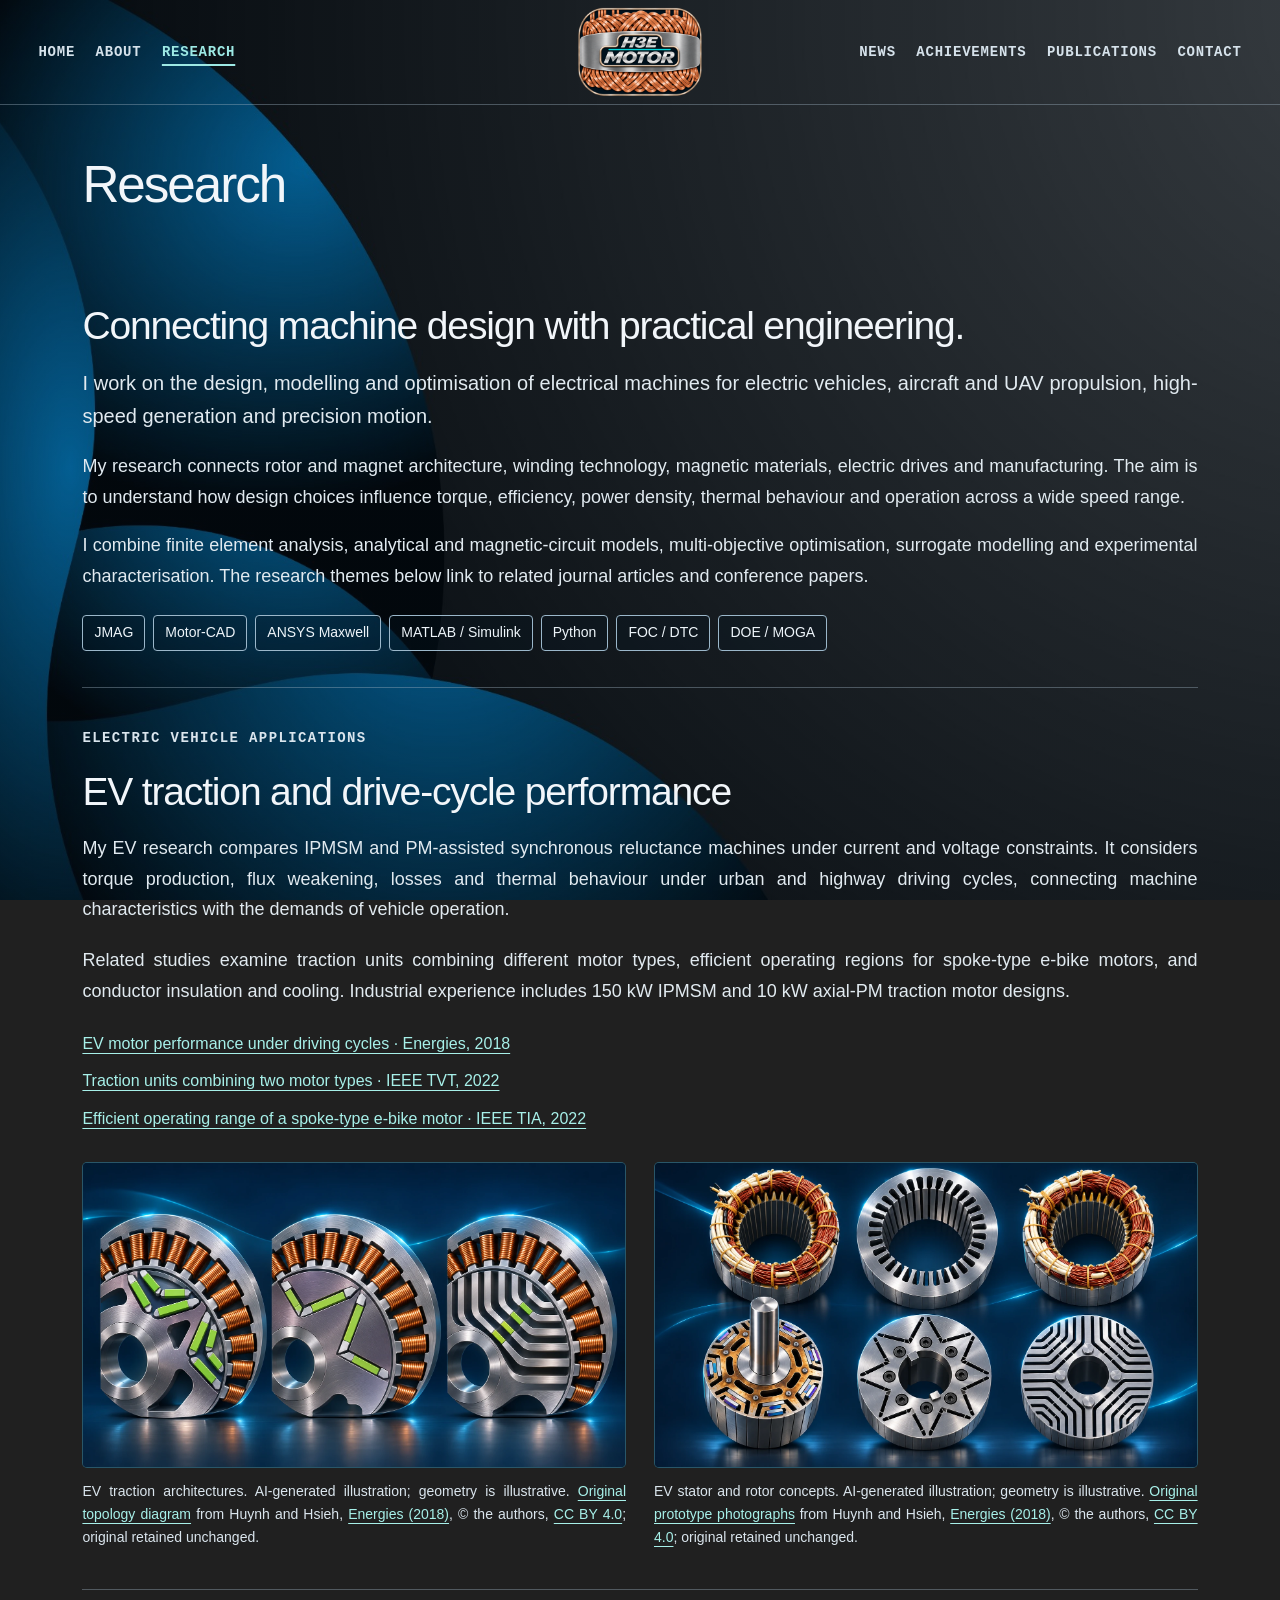
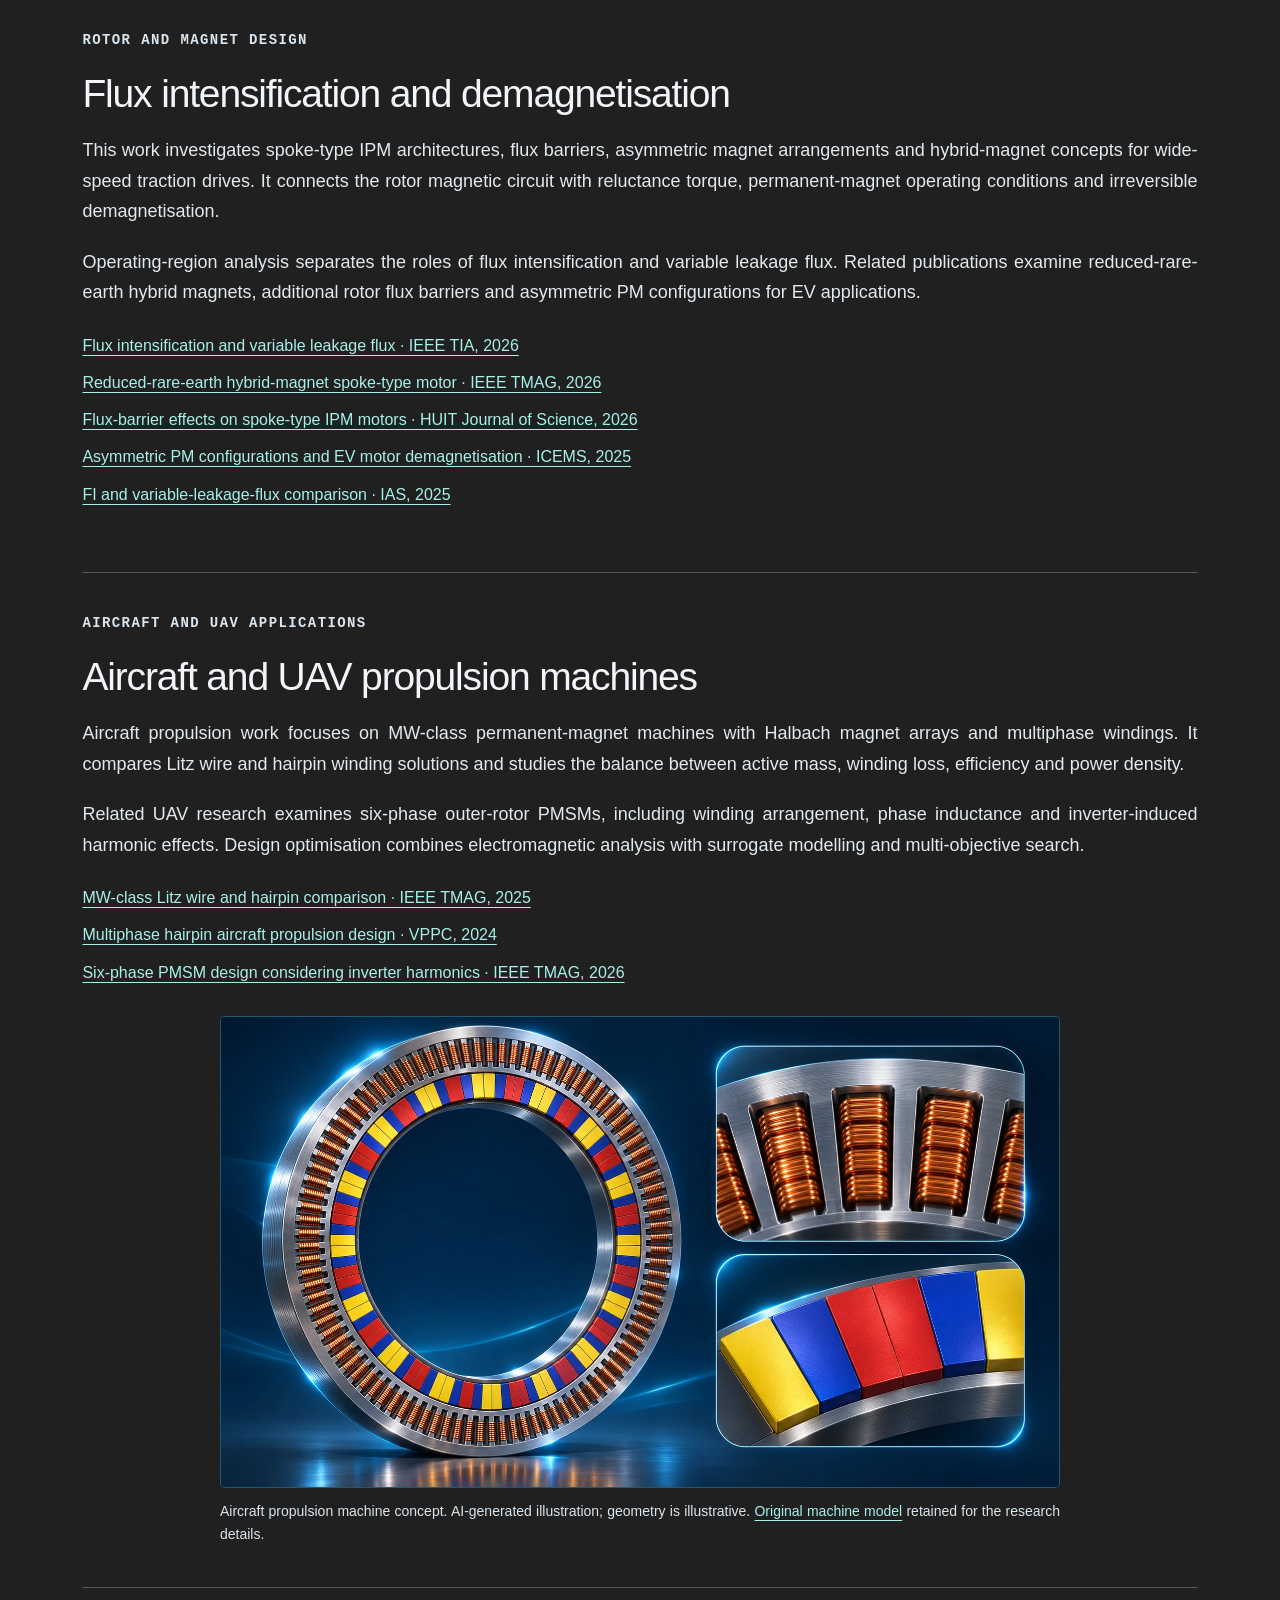
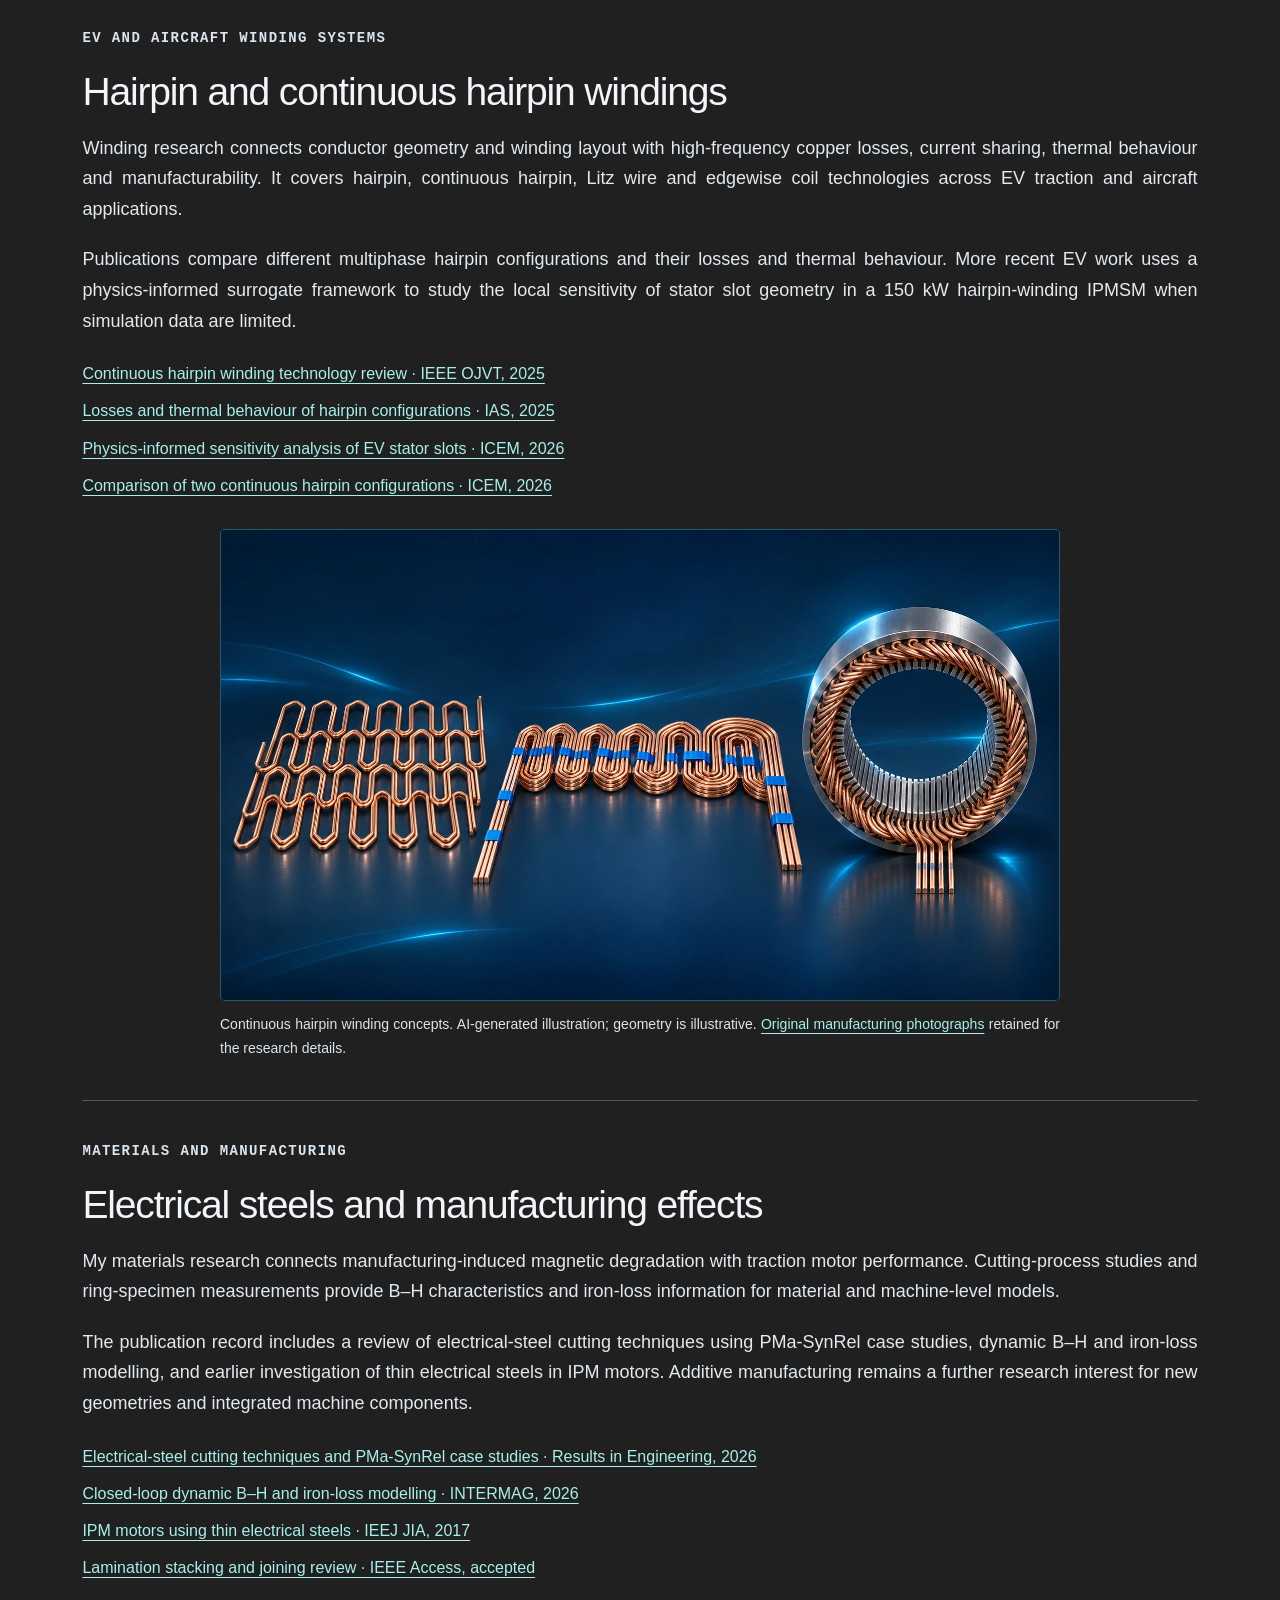
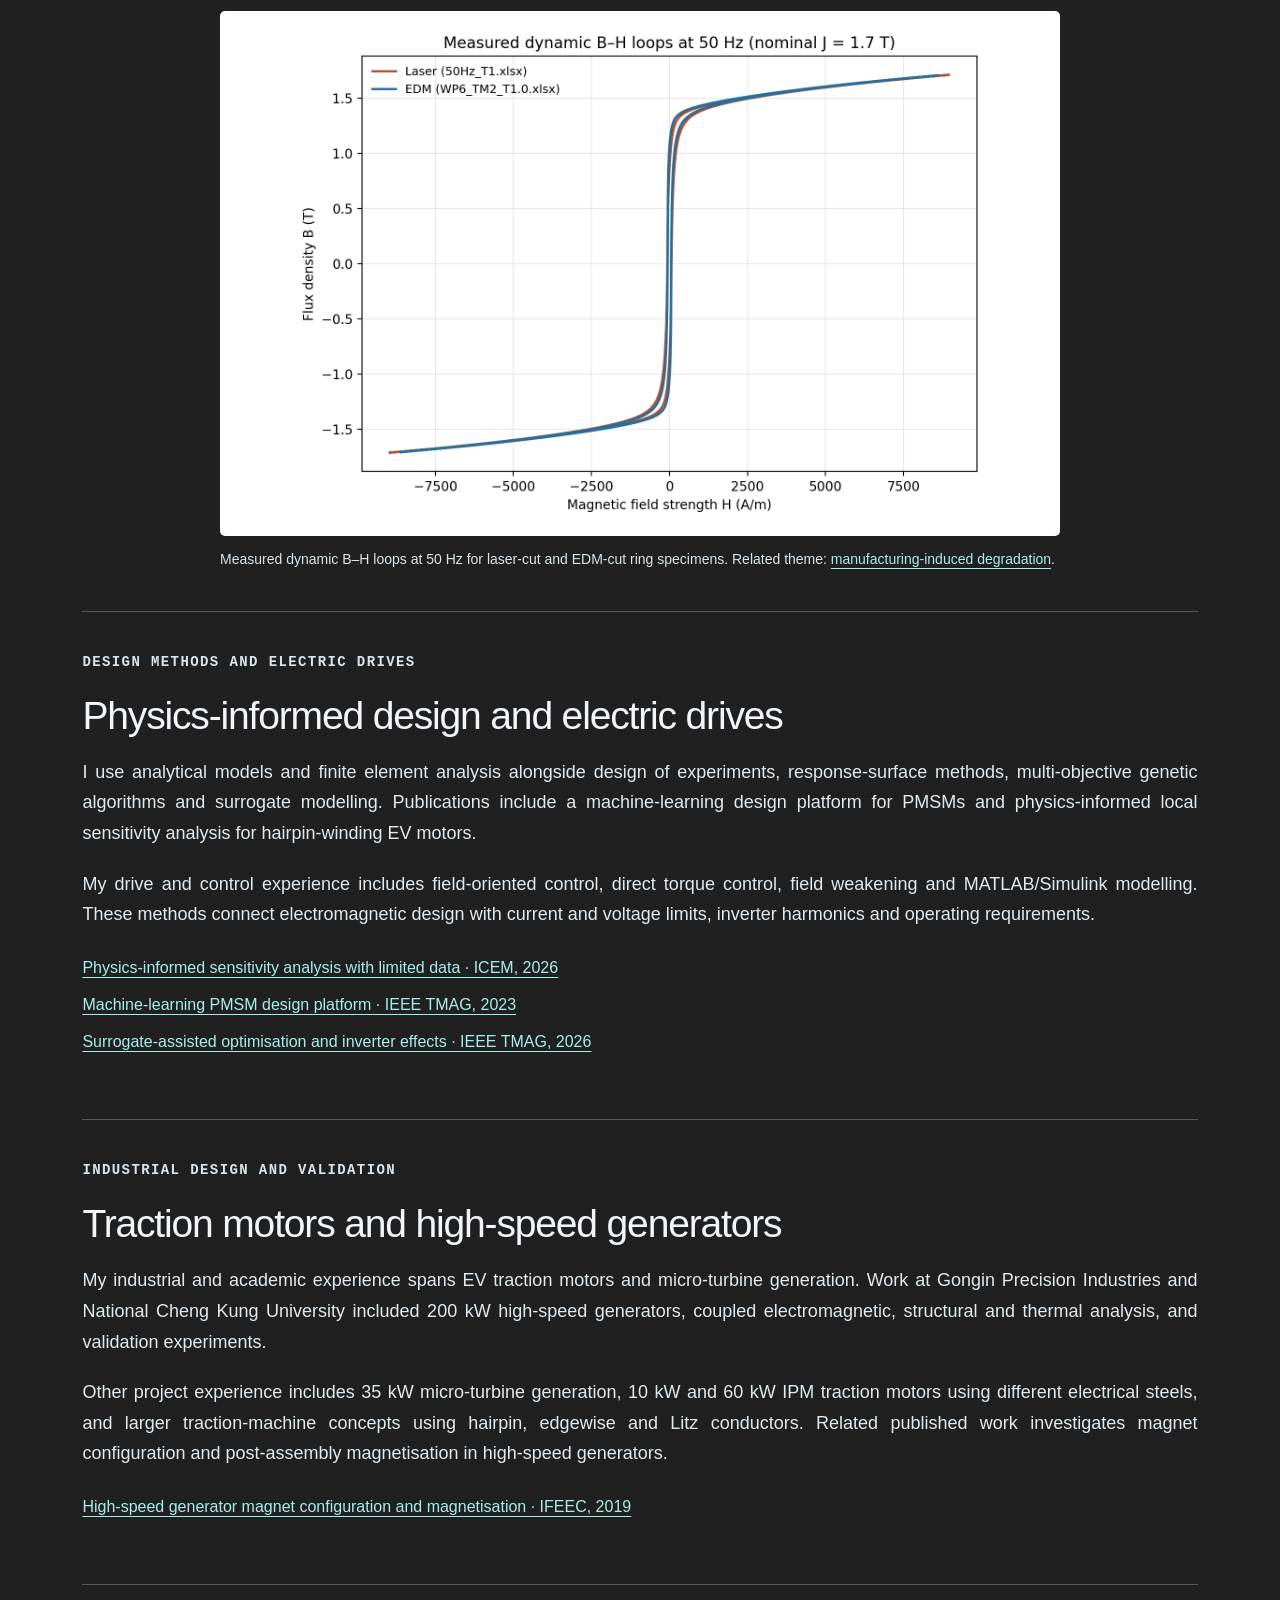
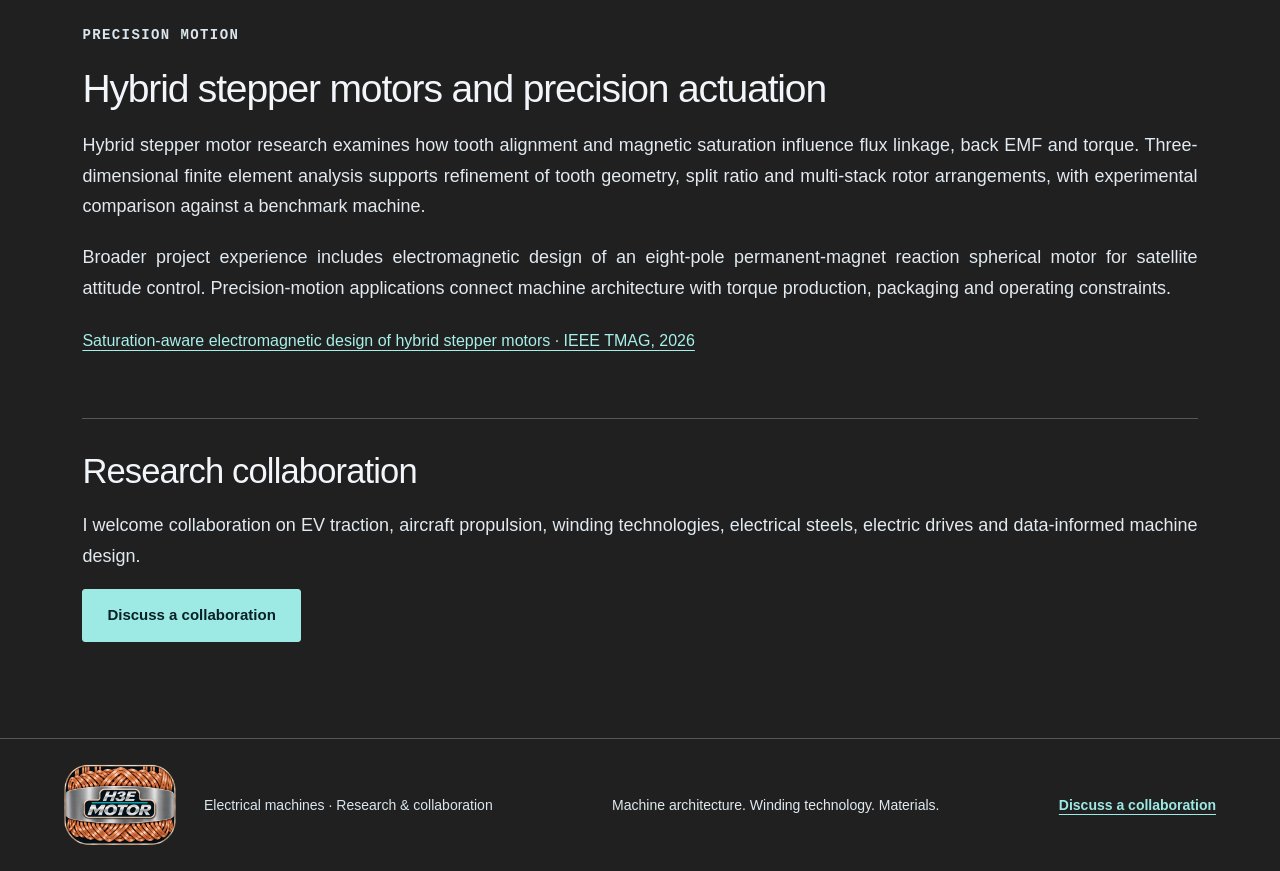
<file: research.html>
<!DOCTYPE html>
<html lang="en"><head><meta charset="utf-8"/><meta content="width=device-width,initial-scale=1" name="viewport"/><title>Research | H3E Motor</title><meta name="description" content="Research in EV traction, aircraft propulsion, advanced windings, electrical steels and electromagnetic optimisation."><link href="refined.css?v=20261128-cv" rel="stylesheet"/><script defer="" src="navigation.js"></script><meta name="theme-color" content="#07131f"><link href="research-art.css?v=20261128-illustrations" rel="stylesheet"/></head><body><a class="skip" href="#main">Skip to content</a><header class="site-header"><nav aria-label="Main navigation" class="site-nav"><div class="nav-group nav-left"><a href="index.html">Home</a><a href="about.html">About</a><a aria-current="page" href="research.html">Research</a></div><a aria-label="H3E Motor home" class="brand" href="index.html"><img class="site-logo" src="h3e-horizontal-logo.webp" alt="" width="1467" height="1072"></a><button aria-controls="mobile-navigation" aria-expanded="false" class="menu-toggle" type="button">Menu<span aria-hidden="true">☰</span></button><div class="nav-group nav-right"><a href="news.html">News</a><a href="achievements.html">Achievements</a><a href="publications.html">Publications</a><a href="contact.html">Contact</a></div><div class="mobile-navigation" hidden="" id="mobile-navigation"><a href="index.html">Home</a><a href="about.html">About</a><a aria-current="page" href="research.html">Research</a><a href="news.html">News</a><a href="achievements.html">Achievements</a><a href="publications.html">Publications</a><a href="contact.html">Contact</a></div></nav></header><div class="section-banner"><div class="wrap"><h1>Research</h1></div></div><main class="section-content research-content" id="main"><section class="research-introduction"><h2 class="single-line-title">Connecting machine design with practical engineering.</h2><p class="lead">I work on the design, modelling and optimisation of electrical machines for electric vehicles, aircraft and UAV propulsion, high-speed generation and precision motion.</p><p>My research connects rotor and magnet architecture, winding technology, magnetic materials, electric drives and manufacturing. The aim is to understand how design choices influence torque, efficiency, power density, thermal behaviour and operation across a wide speed range.</p><p>I combine finite element analysis, analytical and magnetic-circuit models, multi-objective optimisation, surrogate modelling and experimental characterisation. The research themes below link to related journal articles and conference papers.</p><div class="chips"><span>JMAG</span><span>Motor-CAD</span><span>ANSYS Maxwell</span><span>MATLAB / Simulink</span><span>Python</span><span>FOC / DTC</span><span>DOE / MOGA</span></div></section><article class="entry research-topic" id="ev-research"><p class="eyebrow">Electric vehicle applications</p><h2 class="single-line-title">EV traction and drive-cycle performance</h2><p>My EV research compares IPMSM and PM-assisted synchronous reluctance machines under current and voltage constraints. It considers torque production, flux weakening, losses and thermal behaviour under urban and highway driving cycles, connecting machine characteristics with the demands of vehicle operation.</p><p>Related studies examine traction units combining different motor types, efficient operating regions for spoke-type e-bike motors, and conductor insulation and cooling. Industrial experience includes 150 kW IPMSM and 10 kW axial-PM traction motor designs.</p><ul class="research-papers"><li><a href="publications.html#ev-driving-cycles">EV motor performance under driving cycles · Energies, 2018</a></li><li><a href="publications.html#dual-motor-traction">Traction units combining two motor types · IEEE TVT, 2022</a></li><li><a href="publications.html#ebike-efficiency">Efficient operating range of a spoke-type e-bike motor · IEEE TIA, 2022</a></li></ul><div class="evidence-gallery"><figure class="evidence-figure concept-figure"><a href="research-ev-topologies-ai.webp" target="_blank" rel="noopener" aria-label="Open this concept illustration at full size"><img src="research-ev-topologies-ai.webp" width="1672" height="941" loading="lazy" alt="AI-generated concept illustration of double-layer IPM, V-shaped IPM and PM-assisted reluctance machine architectures"></a><figcaption>EV traction architectures. AI-generated illustration; geometry is illustrative. <a href="ev-traction-topologies.png" target="_blank" rel="noopener">Original topology diagram</a> from Huynh and Hsieh, <a href="https://doi.org/10.3390/en11061385">Energies (2018)</a>, © the authors, <a href="https://creativecommons.org/licenses/by/4.0/">CC BY 4.0</a>; original retained unchanged.</figcaption></figure><figure class="evidence-figure concept-figure"><a href="research-ev-components-ai.webp" target="_blank" rel="noopener" aria-label="Open this concept illustration at full size"><img src="research-ev-components-ai.webp" width="1672" height="941" loading="lazy" alt="AI-generated concept illustration of wound and bare stators and three EV rotor architectures"></a><figcaption>EV stator and rotor concepts. AI-generated illustration; geometry is illustrative. <a href="ev-traction-prototypes.png" target="_blank" rel="noopener">Original prototype photographs</a> from Huynh and Hsieh, <a href="https://doi.org/10.3390/en11061385">Energies (2018)</a>, © the authors, <a href="https://creativecommons.org/licenses/by/4.0/">CC BY 4.0</a>; original retained unchanged.</figcaption></figure></div></article><article class="entry research-topic" id="rotor-research"><p class="eyebrow">Rotor and magnet design</p><h2 class="single-line-title">Flux intensification and demagnetisation</h2><p>This work investigates spoke-type IPM architectures, flux barriers, asymmetric magnet arrangements and hybrid-magnet concepts for wide-speed traction drives. It connects the rotor magnetic circuit with reluctance torque, permanent-magnet operating conditions and irreversible demagnetisation.</p><p>Operating-region analysis separates the roles of flux intensification and variable leakage flux. Related publications examine reduced-rare-earth hybrid magnets, additional rotor flux barriers and asymmetric PM configurations for EV applications.</p><ul class="research-papers"><li><a href="publications.html#operating-regions">Flux intensification and variable leakage flux · IEEE TIA, 2026</a></li><li><a href="publications.html#hybrid-magnets">Reduced-rare-earth hybrid-magnet spoke-type motor · IEEE TMAG, 2026</a></li><li><a href="publications.html#flux-barriers">Flux-barrier effects on spoke-type IPM motors · HUIT Journal of Science, 2026</a></li><li><a href="publications.html#asymmetric-demag">Asymmetric PM configurations and EV motor demagnetisation · ICEMS, 2025</a></li><li><a href="publications.html#fi-vlf">FI and variable-leakage-flux comparison · IAS, 2025</a></li></ul></article><article class="entry research-topic" id="machine-research"><p class="eyebrow">Aircraft and UAV applications</p><h2 class="single-line-title">Aircraft and UAV propulsion machines</h2><p>Aircraft propulsion work focuses on MW-class permanent-magnet machines with Halbach magnet arrays and multiphase windings. It compares Litz wire and hairpin winding solutions and studies the balance between active mass, winding loss, efficiency and power density.</p><p>Related UAV research examines six-phase outer-rotor PMSMs, including winding arrangement, phase inductance and inverter-induced harmonic effects. Design optimisation combines electromagnetic analysis with surrogate modelling and multi-objective search.</p><ul class="research-papers"><li><a href="publications.html#winding-comparison">MW-class Litz wire and hairpin comparison · IEEE TMAG, 2025</a></li><li><a href="publications.html#multiphase-design">Multiphase hairpin aircraft propulsion design · VPPC, 2024</a></li><li><a href="publications.html#uav-six-phase">Six-phase PMSM design considering inverter harmonics · IEEE TMAG, 2026</a></li></ul><figure class="evidence-figure concept-figure"><a href="research-aircraft-machine-ai.webp" target="_blank" rel="noopener" aria-label="Open this concept illustration at full size"><img src="research-aircraft-machine-ai.webp" width="1672" height="941" loading="lazy" alt="AI-generated concept illustration of an annular PM propulsion machine with conductor and segmented magnet close-ups"></a><figcaption>Aircraft propulsion machine concept. AI-generated illustration; geometry is illustrative. <a href="research-machine.jpg" target="_blank" rel="noopener">Original machine model</a> retained for the research details.</figcaption></figure></article><article class="entry research-topic" id="winding-research"><p class="eyebrow">EV and aircraft winding systems</p><h2 class="single-line-title">Hairpin and continuous hairpin windings</h2><p>Winding research connects conductor geometry and winding layout with high-frequency copper losses, current sharing, thermal behaviour and manufacturability. It covers hairpin, continuous hairpin, Litz wire and edgewise coil technologies across EV traction and aircraft applications.</p><p>Publications compare different multiphase hairpin configurations and their losses and thermal behaviour. More recent EV work uses a physics-informed surrogate framework to study the local sensitivity of stator slot geometry in a 150 kW hairpin-winding IPMSM when simulation data are limited.</p><ul class="research-papers"><li><a href="publications.html#hairpin-review">Continuous hairpin winding technology review · IEEE OJVT, 2025</a></li><li><a href="publications.html#hairpin-thermal">Losses and thermal behaviour of hairpin configurations · IAS, 2025</a></li><li><a href="publications.html#slot-surrogate">Physics-informed sensitivity analysis of EV stator slots · ICEM, 2026</a></li><li><a href="publications.html#chw-comparison">Comparison of two continuous hairpin configurations · ICEM, 2026</a></li></ul><figure class="evidence-figure concept-figure"><a href="research-continuous-hairpin-ai.webp" target="_blank" rel="noopener" aria-label="Open this concept illustration at full size"><img src="research-continuous-hairpin-ai.webp" width="1672" height="941" loading="lazy" alt="AI-generated concept illustration of continuous hairpin conductors, a winding mat and a wound stator"></a><figcaption>Continuous hairpin winding concepts. AI-generated illustration; geometry is illustrative. <a href="research-winding.jpg" target="_blank" rel="noopener">Original manufacturing photographs</a> retained for the research details.</figcaption></figure></article><article class="entry research-topic" id="material-research"><p class="eyebrow">Materials and manufacturing</p><h2 class="single-line-title">Electrical steels and manufacturing effects</h2><p>My materials research connects manufacturing-induced magnetic degradation with traction motor performance. Cutting-process studies and ring-specimen measurements provide B–H characteristics and iron-loss information for material and machine-level models.</p><p>The publication record includes a review of electrical-steel cutting techniques using PMa-SynRel case studies, dynamic B–H and iron-loss modelling, and earlier investigation of thin electrical steels in IPM motors. Additive manufacturing remains a further research interest for new geometries and integrated machine components.</p><ul class="research-papers"><li><a href="publications.html#steel-review">Electrical-steel cutting techniques and PMa-SynRel case studies · Results in Engineering, 2026</a></li><li><a href="publications.html#ring-bh">Closed-loop dynamic B–H and iron-loss modelling · INTERMAG, 2026</a></li><li><a href="publications.html#thin-steel">IPM motors using thin electrical steels · IEEJ JIA, 2017</a></li><li><a href="publications.html#stacking-review">Lamination stacking and joining review · IEEE Access, accepted</a></li></ul><figure class="evidence-figure"><a href="research-materials.png" target="_blank" rel="noopener" aria-label="Open this research figure at full size"><img src="research-materials.png" width="1500" height="1080" loading="lazy" alt="Measured dynamic magnetic B–H loops at 50 hertz for laser-cut and EDM-cut electrical-steel specimens"></a><figcaption>Measured dynamic B–H loops at 50 Hz for laser-cut and EDM-cut ring specimens. Related theme: <a href="publications.html#ring-bh">manufacturing-induced degradation</a>.</figcaption></figure></article><article class="entry research-topic" id="ai-research"><p class="eyebrow">Design methods and electric drives</p><h2 class="single-line-title">Physics-informed design and electric drives</h2><p>I use analytical models and finite element analysis alongside design of experiments, response-surface methods, multi-objective genetic algorithms and surrogate modelling. Publications include a machine-learning design platform for PMSMs and physics-informed local sensitivity analysis for hairpin-winding EV motors.</p><p>My drive and control experience includes field-oriented control, direct torque control, field weakening and MATLAB/Simulink modelling. These methods connect electromagnetic design with current and voltage limits, inverter harmonics and operating requirements.</p><ul class="research-papers"><li><a href="publications.html#slot-surrogate">Physics-informed sensitivity analysis with limited data · ICEM, 2026</a></li><li><a href="publications.html#ml-design">Machine-learning PMSM design platform · IEEE TMAG, 2023</a></li><li><a href="publications.html#uav-six-phase">Surrogate-assisted optimisation and inverter effects · IEEE TMAG, 2026</a></li></ul></article><article class="entry research-topic" id="generation-research"><p class="eyebrow">Industrial design and validation</p><h2 class="single-line-title">Traction motors and high-speed generators</h2><p>My industrial and academic experience spans EV traction motors and micro-turbine generation. Work at Gongin Precision Industries and National Cheng Kung University included 200 kW high-speed generators, coupled electromagnetic, structural and thermal analysis, and validation experiments.</p><p>Other project experience includes 35 kW micro-turbine generation, 10 kW and 60 kW IPM traction motors using different electrical steels, and larger traction-machine concepts using hairpin, edgewise and Litz conductors. Related published work investigates magnet configuration and post-assembly magnetisation in high-speed generators.</p><ul class="research-papers"><li><a href="publications.html#high-speed-generator">High-speed generator magnet configuration and magnetisation · IFEEC, 2019</a></li></ul></article><article class="entry research-topic" id="motion-research"><p class="eyebrow">Precision motion</p><h2 class="single-line-title">Hybrid stepper motors and precision actuation</h2><p>Hybrid stepper motor research examines how tooth alignment and magnetic saturation influence flux linkage, back EMF and torque. Three-dimensional finite element analysis supports refinement of tooth geometry, split ratio and multi-stack rotor arrangements, with experimental comparison against a benchmark machine.</p><p>Broader project experience includes electromagnetic design of an eight-pole permanent-magnet reaction spherical motor for satellite attitude control. Precision-motion applications connect machine architecture with torque production, packaging and operating constraints.</p><ul class="research-papers"><li><a href="publications.html#hybrid-stepper">Saturation-aware electromagnetic design of hybrid stepper motors · IEEE TMAG, 2026</a></li></ul></article><section class="about-section"><h2>Research collaboration</h2><p>I welcome collaboration on EV traction, aircraft propulsion, winding technologies, electrical steels, electric drives and data-informed machine design.</p><a class="action-primary" href="contact.html">Discuss a collaboration</a></section></main><footer class="site-footer"><a class="footer-logo" href="index.html" aria-label="H3E Motor home"><img class="site-logo" src="h3e-horizontal-logo.webp" alt="" width="1467" height="1072"></a><div class="footer-content"><span>Electrical machines · Research &amp; collaboration</span><p>Machine architecture. Winding technology. Materials.</p><a href="contact.html">Discuss a collaboration</a></div></footer></body></html>
</file>
<file: refined.css>
/* H3E Motor: shared typography, colour, spacing and responsive layouts. */
:root{color-scheme:dark;--ink:#eef3f7;--muted:#c9d6e1;--accent:#9de9e4;--panel:#112333;--line:#435767;--mono:"SFMono-Regular",Consolas,"Liberation Mono",monospace}
*{box-sizing:border-box}html{scroll-behavior:smooth;scroll-padding-top:125px}body{margin:0;color:var(--ink);background:#0b1823 linear-gradient(#081521cf,#081521cf);background-image:linear-gradient(#081521cf,#081521cf),url('site-background.png');background-position:center top;background-size:cover;background-attachment:fixed;font:1.125rem/1.7 Arial,Helvetica,sans-serif;overflow-wrap:break-word}a{color:var(--accent);text-underline-offset:4px;text-decoration-thickness:1px}a:hover{color:#fff}a:focus-visible,button:focus-visible{outline:3px solid #b5fff5;outline-offset:5px;border-radius:2px}button{font:inherit}img{max-width:100%;height:auto}h1,h2,h3,p,figure{margin:0 0 1.125rem}h1,h2,h3{color:var(--ink);font-weight:500;line-height:1.18;letter-spacing:-.025em;text-wrap:balance}h1{font-size:3.25rem}h2{font-size:clamp(2.25rem,3vw,2.75rem)}h3{font-size:1.5rem}p,li{color:var(--muted)}ul{margin:0 0 1.25rem;padding-left:1.3rem}li+li{margin-top:.5rem}strong{font-weight:600;color:var(--ink)}[hidden]{display:none!important}
.skip{position:absolute;top:-100px;left:20px;z-index:50}.skip:focus{top:12px;padding:10px 16px;color:#07131f;background:var(--accent)}
.site-header{position:sticky;top:0;z-index:30;background:#07131ff5;border-bottom:1px solid var(--line);backdrop-filter:blur(12px)}.site-nav{display:grid;grid-template-columns:minmax(0,1fr) 136px minmax(0,1fr);align-items:center;gap:22px;max-width:1500px;min-height:104px;margin:auto;padding:7px 3%}.nav-group{display:flex;align-items:center;gap:clamp(16px,1.6vw,26px)}.nav-right{justify-content:flex-end}.nav-group a,.mobile-navigation a{color:#d6e2eb;font:600 .875rem/1.5 var(--mono);text-transform:uppercase;letter-spacing:.055em;text-decoration:none;white-space:nowrap}.nav-group a[aria-current=page],.mobile-navigation a[aria-current=page]{color:var(--accent);text-decoration:underline;text-underline-offset:8px;text-decoration-thickness:2px}.nav-group a:hover,.mobile-navigation a:hover{color:#fff}.brand,.footer-logo{display:flex;align-items:center;justify-content:center;line-height:0}.brand .site-logo{width:124px;height:90px;object-fit:contain}.menu-toggle,.mobile-navigation{display:none}
.overline,.eyebrow{color:#c5d5df;font:600 .875rem/1.5 var(--mono);text-transform:uppercase;letter-spacing:.1em;margin-bottom:1rem}.technology-hero{background:linear-gradient(90deg,#06152257,#07131f70),url('site-background.png') center/cover no-repeat;border-bottom:1px solid var(--line)}.hero-container{max-width:1440px;padding:76px 5% 80px;margin:auto;display:grid;grid-template-columns:minmax(0,1.6fr) minmax(0,1fr);align-items:center;gap:38px}.hero-text{min-width:0}.technology-hero h1{font-size:clamp(3rem,4.7vw,4.5rem);line-height:1.08;letter-spacing:-.048em;margin-bottom:28px;text-wrap:initial}.headline-first,.technology-hero h1 em{display:block;white-space:nowrap}em{font-family:Georgia,"Times New Roman",serif;font-weight:400;color:var(--accent)}.hero-intro{font-size:1.25rem;line-height:1.65;max-width:58ch;margin-bottom:30px;color:#e0eaf1}.hero-actions{display:flex;align-items:center;flex-wrap:wrap;gap:20px 28px}.action-primary{display:inline-flex;align-items:center;justify-content:center;min-height:48px;padding:14px 24px;background:var(--accent);color:#092026;border:1px solid var(--accent);border-radius:3px;text-decoration:none;font-size:.9375rem;line-height:1.5;font-weight:600}.action-primary:hover{background:#c6f7f2;border-color:#c6f7f2;color:#092026}.action-text,.underlined-link,.text-link{font-size:1rem;font-weight:600;line-height:1.55}.action-text{color:var(--ink);text-decoration:none;border-bottom:1px solid #9ab2c2;padding:8px 0}.action-text:hover{color:var(--accent)}.hero-art{margin:0;min-width:0}.hero-art img{display:block;width:100%;filter:drop-shadow(0 18px 24px #00000030)}
.technology-section{background:#10212ff7;border-bottom:1px solid var(--line)}.winding-section{background:#132735fa}.pillar-layout{display:grid;grid-template-columns:minmax(0,1fr) minmax(0,1.06fr);align-items:center;gap:56px;max-width:1320px;margin:auto;padding:66px 5%}.pillar-copy{min-width:0}.pillar-copy .overline{font-size:1.125rem;line-height:1.4;letter-spacing:.065em;margin-bottom:18px}.pillar-copy h2{max-width:22ch;font-size:clamp(2.25rem,3.15vw,2.75rem)}.pillar-copy>p:not(.overline){max-width:55ch;margin-bottom:25px}.winding-section .pillar-copy{grid-column:2;grid-row:1}.winding-section .research-figure{grid-column:1;grid-row:1}.research-figure{min-width:0;margin:0}.research-figure>a{display:flex;align-items:center;justify-content:center;aspect-ratio:16/10;background:#0a1823;border:1px solid var(--line);border-radius:6px;overflow:hidden}.research-figure img{display:block;width:100%;max-height:100%;object-fit:contain}figcaption{font-size:.875rem;color:#c9d6e1;line-height:1.6;margin-top:12px}.key-facts{display:flex;list-style:none;gap:20px;padding:0;margin:0 0 26px}.key-facts li{flex:1;border-top:1px solid var(--line);padding-top:12px;margin:0}.key-facts strong{display:block;color:var(--accent);font-size:1.5rem;line-height:1.4;font-weight:500}.key-facts span{display:block;font-size:.875rem;line-height:1.5;margin-top:4px}.collaboration-panel{background:#0b1a27f5;padding:64px max(5%,calc((100vw - 1188px)/2))}.collaboration-panel h2{max-width:27ch;font-size:clamp(2.25rem,3.2vw,2.75rem)}.collaboration-panel p:not(.overline){max-width:65ch}.collaboration-panel .action-text{display:inline-block;margin-left:26px}
.section-banner .wrap{display:flex;align-items:center;max-width:1200px;min-height:160px;margin:auto;padding:35px 48px}.section-banner h1{font-size:clamp(3rem,4vw,3.5rem);margin:0;letter-spacing:-.04em}.section-content{max-width:1200px;margin:0 auto 56px;min-height:45vh;padding:48px 48px 56px;background:var(--panel);border:1px solid var(--line);border-radius:6px}.section-content>section+section{margin-top:38px}.section-content h2{font-size:clamp(2rem,2.7vw,2.5rem);max-width:30ch}.section-content h3{font-size:1.375rem;line-height:1.4}.section-content p,.section-content ul{max-width:72ch}.section-content p:last-child{margin-bottom:0}.section-content a:not(.action-primary){color:#a7f0e9}.section-content a:hover:not(.action-primary){color:#fff}.page-intro{max-width:900px;margin-bottom:36px}.lead{font-size:1.25rem;line-height:1.65}.about-section{padding-top:32px;border-top:1px solid var(--line)}.profile-overview{display:grid;grid-template-columns:168px minmax(0,1fr);gap:36px;align-items:center;padding-bottom:34px;border-bottom:1px solid var(--line)}.portrait{aspect-ratio:4/5;width:100%;display:flex;align-items:center;justify-content:center;flex-direction:column;background:#17354a;border:1px solid #6a879a;border-radius:5px;text-align:center;padding:16px}.portrait span{font:3rem/1.2 Georgia,serif;margin-bottom:14px}.portrait small{font-size:.875rem;line-height:1.5;color:#d4e4ef}.section-content .profile-name{font-size:clamp(2rem,3vw,2.5rem);line-height:1.15;margin-bottom:18px}.research-line{font-weight:600;color:var(--ink)}.profile-links{display:flex;flex-wrap:wrap;gap:10px 20px;font-size:.9375rem;margin-top:24px}.timeline{display:grid;grid-template-columns:repeat(3,minmax(0,1fr));gap:24px;margin-top:24px}.event{border-left:2px solid #83b8c2;padding-left:18px}.event time,.year{display:block;font-size:.875rem;font-weight:600;color:#b8d4df;margin-bottom:12px}.event h3{margin-bottom:10px}.event p{font-size:1rem}.columns{display:grid;grid-template-columns:1fr 1fr;gap:32px}.entry{padding:26px 0;border-top:1px solid var(--line);scroll-margin-top:125px}.entry h2{font-size:clamp(1.75rem,2.3vw,2rem)}.entry p{margin-bottom:14px}.research-introduction{margin-bottom:36px}.research-introduction>h2{max-width:27ch}.chips{display:flex;flex-wrap:wrap;gap:8px;margin-top:24px}.chips span{padding:5px 11px;font-size:.875rem;color:#e0ebf2;background:#183446;border:1px solid #628096;border-radius:4px}.research-feature{display:grid;grid-template-columns:minmax(0,1fr) minmax(0,.95fr);align-items:start;gap:40px;padding:38px 0}.research-copy{min-width:0}.research-copy .eyebrow{margin-bottom:12px}.evidence-figure{margin:0;min-width:0}.evidence-figure>a{display:flex;align-items:center;aspect-ratio:16/11;padding:10px;border-radius:5px;background:#fff;overflow:hidden}.evidence-figure img{display:block;width:100%;max-height:100%;object-fit:contain}.application-list{margin-top:20px}.callout{background:#1a3547;border-left:3px solid var(--accent);padding:18px 22px;font-size:1rem;margin-top:16px}
.publication-group{padding-top:26px;border-top:1px solid var(--line)}.section-content .publication-group>h2{font-size:1.875rem;margin-bottom:20px}.publication{position:relative;padding:22px 0 24px 72px}.publication>.year{position:absolute;top:27px;left:0}.publication h3{max-width:58ch;margin-bottom:10px;font-size:1.375rem}.publication p.publication-meta{font-size:1rem;line-height:1.65;margin-bottom:9px;max-width:78ch}.authors{color:#e6eef5}.publication-link{font-size:.9375rem;overflow-wrap:anywhere}.subtle{color:#c9d6e1;font-size:.9375rem;margin-top:30px}.news-entry{max-width:900px;padding:28px 0}.news-entry h2{max-width:35ch}.achievements-content{display:grid;grid-template-columns:1fr 1fr;gap:48px}.achievements-content>section+section{margin-top:0}.achievements-content>section>h2{font-size:2rem}.profile-grid{display:grid;grid-template-columns:repeat(2,minmax(0,1fr));gap:18px;margin-top:26px}.profile-card{display:block;padding:22px 24px;background:#193447;border:1px solid #627c8f;border-radius:5px;text-decoration:none}.profile-card h3{color:#a7f0e9;margin-bottom:8px}.profile-card p{font-size:1rem;line-height:1.6}.profile-card:hover{background:#24475b;border-color:#a7f0e9}.profile-card:hover h3{color:#fff}
.site-footer{display:flex;align-items:center;gap:28px;background:#07131f;padding:25px 5%;border-top:1px solid var(--line)}.footer-logo{flex:0 0 112px}.footer-logo .site-logo{width:112px;height:82px;object-fit:contain}.footer-content{display:flex;align-items:center;justify-content:space-between;gap:22px;flex:1;min-width:0;white-space:nowrap;font-size:.875rem;line-height:1.6;color:#c9d6e1}.footer-content p{margin:0}.footer-content a{font-weight:600}
@media(min-width:1600px){.hero-container{padding-left:48px;padding-right:48px}}
@media(max-width:1200px){.site-nav{display:flex;justify-content:space-between;flex-wrap:wrap;padding:7px 5%;gap:0}.nav-group{display:none}.menu-toggle{display:flex;align-items:center;gap:14px;min-height:44px;padding:6px 0;background:none;border:0;color:#eef3f7;font:.9375rem/1.5 var(--mono);letter-spacing:.08em;text-transform:uppercase;cursor:pointer}.menu-toggle span{font-size:22px}.mobile-navigation{display:grid;grid-template-columns:1fr 1fr;width:100%;gap:20px 28px;border-top:1px solid var(--line);padding:24px 0 18px;margin-top:8px}.site-footer{flex-direction:column;gap:18px}.footer-logo{flex-basis:auto}.footer-content{justify-content:center;flex-wrap:wrap;white-space:normal;width:100%;gap:10px 26px;text-align:center}}
@media(max-width:1100px){.hero-container{grid-template-columns:1fr;padding-top:54px;padding-bottom:54px;gap:32px}.technology-hero h1{font-size:clamp(2.75rem,6.4vw,4.25rem)}.hero-art{max-width:520px;width:100%;margin:0 auto}.pillar-layout{gap:32px;padding-top:52px;padding-bottom:52px}.section-banner .wrap{padding-left:5%;padding-right:5%}.section-content{margin-left:3%;margin-right:3%;padding:40px 4%}.research-feature{gap:28px}.timeline{grid-template-columns:1fr;gap:24px}}
@media(max-width:760px){html{scroll-padding-top:112px}body{font-size:1.0625rem}.site-nav{min-height:92px;padding-top:6px;padding-bottom:6px}.brand .site-logo{width:108px;height:79px}.technology-hero h1{font-size:clamp(1.625rem,8.2vw,2.375rem);line-height:1.12;letter-spacing:-.045em;margin-bottom:24px}.hero-container{padding:40px 5% 44px;gap:28px}.hero-intro{font-size:1.125rem}.hero-actions{gap:20px}.hero-art{max-width:420px}.pillar-layout{grid-template-columns:1fr;padding:44px 6%;gap:30px}.winding-section .pillar-copy,.winding-section .research-figure{grid-column:auto;grid-row:auto}.pillar-copy h2{font-size:1.875rem;max-width:24ch}.pillar-copy .overline{font-size:1.0625rem;letter-spacing:.04em}.key-facts{gap:14px}.key-facts strong{font-size:1.375rem}.key-facts span{font-size:.875rem}.collaboration-panel{padding:44px 6%}.collaboration-panel h2{font-size:2rem}.collaboration-panel .action-text{display:table;margin:20px 0 0}.section-banner .wrap{min-height:124px;padding:28px 6%}.section-banner h1{font-size:2.375rem}.section-content{margin:0 0 36px;padding:34px 6% 42px;border-left:0;border-right:0;border-radius:0}.section-content h2{font-size:1.875rem}.section-content h3{font-size:1.3125rem}.section-content .profile-name{font-size:2rem}.profile-overview{grid-template-columns:1fr;gap:24px}.portrait{max-width:144px}.profile-links{font-size:.9375rem}.columns,.research-feature,.achievements-content{grid-template-columns:1fr;gap:28px}.research-feature{padding:30px 0}.research-feature h2{font-size:1.75rem}.lead{font-size:1.125rem}.publication{padding-left:0}.publication>.year{position:static;margin-bottom:10px}.section-content .publication h3{font-size:1.25rem}.section-content .publication-group>h2,.achievements-content>section>h2{font-size:1.75rem}.profile-grid{grid-template-columns:1fr}.profile-card{padding:20px}.footer-content{flex-direction:column;gap:10px}}
@media(prefers-reduced-motion:reduce){html{scroll-behavior:auto}}
@media print{:root{color-scheme:light}body,.technology-hero,.technology-section,.winding-section,.collaboration-panel,.section-content{background:#fff;color:#152d40}.site-header,.site-footer,.hero-actions,.hero-art,.skip{display:none}h1,h2,h3,strong,p,li,figcaption,.overline,.eyebrow,.year,.event time,.authors{color:#152d40}a,.section-content a:not(.action-primary),em{color:#00546b}.section-content{max-width:none;margin:0;padding:20px;border:0}.section-banner .wrap{min-height:0;padding:20px}.entry,figure{break-inside:avoid}.research-feature{display:block}.evidence-figure{max-width:500px}}

/* Supplied common background and CV/publication update, 28 November 2026. */
:root{--ink:#f2f6fa;--muted:#e1eaf0;--line:#9bb0bf66;--site-image:linear-gradient(#0615225c,#0615225c),url('site-background.png')}
body{background-color:#202020;background-image:var(--site-image);background-position:center top;background-size:cover;background-repeat:no-repeat;background-attachment:fixed}
.site-header{background-color:#202020;background-image:var(--site-image);background-position:center top;background-size:cover;background-repeat:no-repeat;background-attachment:fixed;backdrop-filter:none}
.technology-hero,.technology-section,.winding-section,.collaboration-panel,.section-content,.site-footer{background:none}
.section-content{max-width:1440px;width:94%;border:0;border-radius:0;padding:38px 44px 60px;margin:0 auto 36px}
.section-banner .wrap{max-width:1440px;width:94%;padding-left:44px;padding-right:44px}
main p,main li,main figcaption{text-align:justify;text-justify:inter-word;text-align-last:left;hyphens:manual}
main h2,main h3{text-align:justify;text-align-last:left;text-wrap:initial}
.section-content p,.section-content ul,.page-intro,.research-introduction,.section-content h2{max-width:none}
.overline,.eyebrow,.event time,.year,.subtle,figcaption,.footer-content{color:#dae5ed}
.hero-container{max-width:1600px;grid-template-columns:minmax(0,1.85fr) minmax(0,1fr);gap:32px}
.technology-hero h1{font-size:clamp(3.25rem,5.7vw,5.75rem);line-height:1.06}
.hero-intro{max-width:none;color:#e7eef4}
.pillar-layout{max-width:1440px;width:94%;padding:56px 44px;gap:24px 54px;align-items:start}
.pillar-heading{grid-column:1/-1;grid-row:1}
.pillar-heading h2{font-size:clamp(2.5rem,3.6vw,3.25rem);margin-bottom:8px}
.pillar-heading .overline{font-size:1.1875rem;margin-bottom:14px}
.pillar-copy{grid-column:1;grid-row:2;align-self:center}
.pillar-layout>.research-figure{grid-column:2;grid-row:2}
.winding-section .pillar-copy{grid-column:2;grid-row:2}
.winding-section .research-figure{grid-column:1;grid-row:2}
.pillar-copy>p:not(.overline){max-width:none;font-size:1.1875rem;line-height:1.7}
.collaboration-panel{max-width:1440px;width:94%;margin:auto;padding:48px 44px 64px}
.collaboration-panel h2{font-size:2.75rem;max-width:none}
.collaboration-panel p:not(.overline){max-width:none}
.section-content .single-line-title{font-size:clamp(2.25rem,3.05vw,2.75rem);white-space:nowrap;max-width:none;letter-spacing:-.03em}
.single-line-title{white-space:nowrap}
.career-list{display:grid;gap:28px;margin-top:26px}
.career-list .event{padding-bottom:12px}
.career-list .event h3{font-size:1.5rem}
.event p{font-size:1.0625rem}
.columns{gap:40px}
.portrait{background:#06152238}
.chips span{background:#0615224d;border-color:#9bb7ca;color:#eef5fa}
.profile-card,.callout{background:#06152238}
.profile-card:hover{background:#06152280}
.profile-card p{color:#e1eaf0}
.research-topic{padding:40px 0}
.research-topic>p{margin-bottom:20px}
.research-papers{list-style:none;padding:0;margin:24px 0}
.research-papers li{font-size:1rem;margin-bottom:10px}
.research-topic>.evidence-figure{max-width:840px;margin:30px auto 0}
.evidence-gallery{display:grid;grid-template-columns:1fr 1fr;gap:28px;margin:30px 0 0}
.evidence-gallery .evidence-figure{max-width:none;margin:0}
.evidence-figure>a{aspect-ratio:16/10}
.evidence-figure figcaption{font-size:.875rem}
.research-figure>a{background:#06152238}
.publication-filters{display:flex;flex-wrap:wrap;gap:10px;margin:26px 0 14px}
.publication-filters button{background:#06152260;border:1px solid #9bb7ca;border-radius:4px;color:#e1eaf0;min-height:44px;padding:9px 15px;font-size:.9375rem;cursor:pointer}
.publication-filters button:hover{color:#fff;background:#061522a6}
.publication-filters button[aria-pressed=true]{background:#9de9e4;color:#092026;border-color:#9de9e4}
.result-count,.publication-status{font-size:.875rem;color:#e1eaf0}
.result-count:empty{display:none}
.publication-status{font-style:italic}
.publication h3{max-width:none}
.publication p.publication-meta{max-width:none;color:#e1eaf0}
.year{font-size:.9375rem}
.contact-email{font-size:1.375rem;overflow-wrap:anywhere}
.contact-secondary{display:inline-block;margin:16px 0 0 24px}
.footer-content p{text-align:left}
@media(max-width:1200px){.section-content .single-line-title{font-size:clamp(1.875rem,3.05vw,2.5rem)}.section-content,.pillar-layout,.section-banner .wrap{padding-left:3%;padding-right:3%}.pillar-layout{gap:24px 32px}}
@media(max-width:1100px){.hero-container{grid-template-columns:1fr}.technology-hero h1{font-size:clamp(3rem,7.3vw,4.75rem)}.pillar-heading h2{font-size:2.75rem}.research-topic .single-line-title{white-space:normal}}
@media(max-width:760px){body,.site-header{background-position:32% top}.hero-container{padding-top:40px}.technology-hero h1{font-size:clamp(1.625rem,8.9vw,2.625rem)}.hero-intro{font-size:1.125rem}.section-content,.pillar-layout,.section-banner .wrap{width:100%;padding-left:6%;padding-right:6%}.pillar-layout{grid-template-columns:1fr;gap:22px;padding-top:42px;padding-bottom:42px}.pillar-heading,.pillar-copy,.pillar-layout>.research-figure,.winding-section .pillar-copy,.winding-section .research-figure{grid-column:auto;grid-row:auto}.pillar-heading h2{font-size:2rem}.single-line-title,.section-content .single-line-title{white-space:normal;font-size:1.875rem}.pillar-heading .overline{font-size:1.0625rem}.pillar-copy>p:not(.overline){font-size:1.125rem}.section-content{padding-top:28px;margin-bottom:18px}.section-content .single-line-title{font-size:1.875rem}.research-topic{padding:30px 0}.evidence-gallery{grid-template-columns:1fr;gap:28px}.research-topic>.evidence-figure{margin-top:24px}.collaboration-panel{width:100%;padding:40px 6% 48px}.collaboration-panel h2{font-size:2rem}.contact-secondary{display:table;margin:18px 0 0}.contact-email{font-size:1.125rem}.publication{padding-left:0}.footer-content{color:#dae5ed}}
@media print{body,.site-header{background:#fff}.section-content,.pillar-layout{width:100%;padding:20px}.publication-filters,.result-count{display:none}.publication[hidden],.publication-group[hidden]{display:block!important}.single-line-title,.section-content .single-line-title{white-space:normal}p,li,.overline,.eyebrow,.event time,.year,.subtle,figcaption,.publication-status{color:#152d40!important}.profile-card,.portrait,.chips span{background:#fff;color:#152d40}.evidence-gallery{display:block}.evidence-gallery figure{margin-bottom:20px}}

@media(max-width:1100px){.section-content .single-line-title{white-space:normal}.pillar-heading h2{font-size:clamp(2rem,3.8vw,2.75rem)}}
@media(max-width:760px){main p,main li,main figcaption{hyphens:auto;hyphenate-limit-chars:8 3 3}.pillar-heading h2{font-size:2rem}}
</file>
<file: home.css>
/* Project and capability summaries specific to the homepage. */
.home-projects{list-style:none;padding:0;margin:0 0 26px}
.home-projects .home-project{display:grid;grid-template-columns:92px minmax(0,1fr);gap:18px;margin:0;padding:21px 0;border-top:1px solid var(--line)}
.home-projects .project-rating{color:var(--accent);font-size:1.75rem;line-height:1.4;font-weight:500;white-space:nowrap}
.home-project h3,.home-topic-list h3{font-size:1.4375rem;line-height:1.35;margin:0 0 10px;font-weight:500}
.home-project p,.home-topic-list p{font-size:1.0625rem;line-height:1.65;margin:0}
.home-topic-list{margin:0 0 26px}
.home-topic-list article{padding:21px 0;border-top:1px solid var(--line)}
.home-topic-list article:first-child{padding-top:21px}
.pillar-layout>.research-figure{align-self:center}
.pillar-copy>p:not(.overline){font-size:1.125rem;margin-bottom:24px}
@media(max-width:1100px){.home-projects .home-project{grid-template-columns:80px minmax(0,1fr);gap:15px}.home-projects .project-rating{font-size:1.5rem}.home-project h3,.home-topic-list h3{font-size:1.3125rem}}
@media(max-width:760px){.home-projects .home-project{grid-template-columns:1fr;gap:7px;padding:20px 0}.home-projects .project-rating{font-size:1.375rem}.home-project h3,.home-topic-list h3{font-size:1.3125rem}.home-project p,.home-topic-list p{font-size:1.0625rem}.home-project p{hyphens:manual}.home-topic-list article{padding:20px 0}.pillar-layout>.research-figure{margin-top:4px}}
@media(max-width:380px){.home-projects .home-project{grid-template-columns:1fr;gap:7px}.home-projects .project-rating{font-size:1.5rem}}
@media print{.home-projects .home-project,.home-topic-list article{break-inside:avoid}.home-projects .project-rating{color:#152d40}}
</file>
<file: research-art.css>
/* Concept renders use a consistent full-image presentation. */
.concept-figure>a{aspect-ratio:16/9;padding:0;background:#03243e;border:1px solid rgba(157,233,228,.25)}
.concept-figure img{width:100%;height:auto;max-height:none;object-fit:contain}
.concept-figure figcaption{line-height:1.65}
</file>
